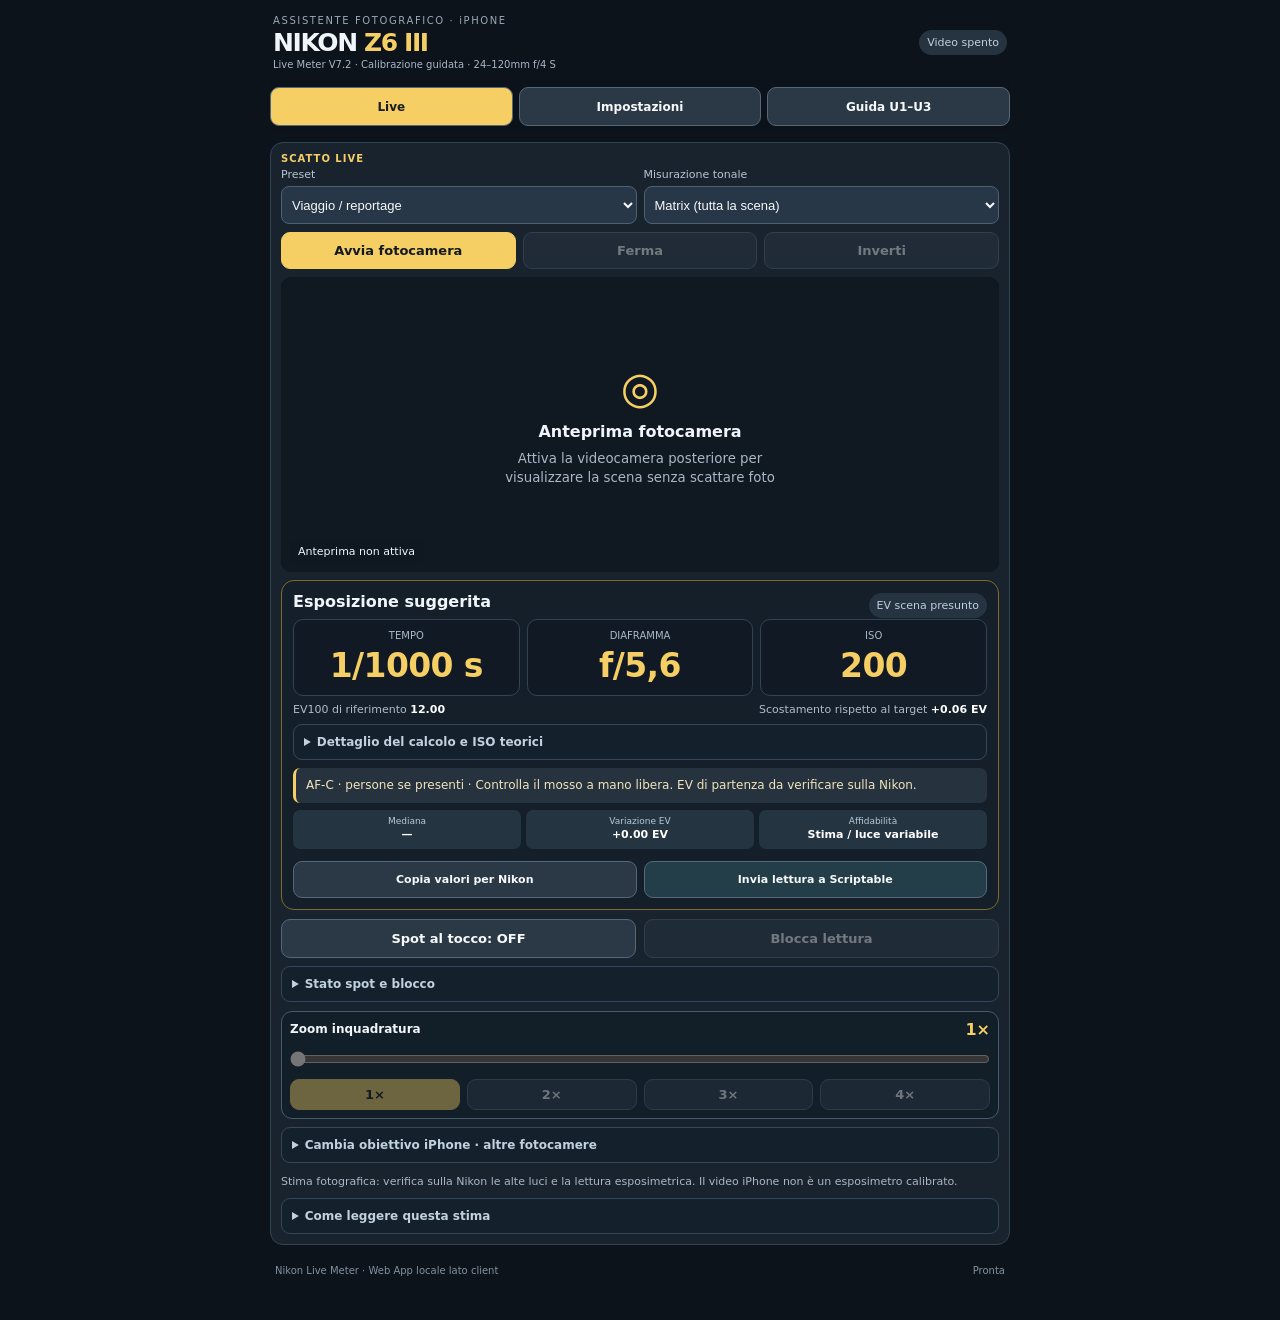
<file: index.html>
<!DOCTYPE html>

<html lang="it">
<head>
<meta charset="utf-8"/>
<meta content="width=device-width, initial-scale=1, viewport-fit=cover" name="viewport"/>
<meta content="#111923" name="theme-color"/>
<meta content="yes" name="apple-mobile-web-app-capable"/>
<meta content="black-translucent" name="apple-mobile-web-app-status-bar-style"/>
<meta content="Nikon Live" name="apple-mobile-web-app-title"/>
<meta content="Assistente esposizione live per Nikon Z6 III, con istogramma, lettura tonale e calibrazione." name="description"/>
<link href="./manifest.webmanifest" rel="manifest"/>
<link href="./icon.svg" rel="apple-touch-icon"/>
<link href="./style.css" rel="stylesheet"/>
<title>Nikon Z6 III · Live Meter V7.1</title>
</head>
<body>
<main>
<header class="header"><div><p class="overline">ASSISTENTE FOTOGRAFICO · iPHONE</p><h1>NIKON <span>Z6 III</span></h1><p class="sub">Live Meter V7.2 · Calibrazione guidata · 24–120mm f/4 S</p></div><span class="pill" id="camera-pill">Video spento</span></header>
<nav aria-label="Navigazione" class="tabs"><button aria-pressed="true" class="selected" id="tab-meter" type="button">Live</button><button aria-pressed="false" id="tab-tools" type="button">Impostazioni</button><button aria-pressed="false" id="tab-guide" type="button">Guida U1–U3</button></nav>
<section id="view-meter">
<section class="card camera-card"><div class="quick-choices"><div class="section-heading compact-title"><strong>SCATTO LIVE</strong></div><div class="two"><label>Preset<select id="preset"><option value="travel">Viaggio / reportage</option><option value="landscape">Paesaggio</option><option value="architecture">Architettura</option><option value="portrait">Ritratto</option><option value="basket">Basket indoor</option><option value="night">Notte con treppiede</option></select></label><label>Misurazione tonale<select id="metering"><option value="matrix">Matrix (tutta la scena)</option><option value="center">Ponderata centrale</option><option value="spot">Spot selezionabile sull’immagine</option></select></label></div></div><div class="buttons"><button class="primary" id="start-camera">Avvia fotocamera</button><button disabled="" id="stop-camera">Ferma</button><button disabled="" id="switch-camera" title="Cambia fotocamera">Inverti</button></div><div aria-label="Anteprima video: usa Spot al tocco per misurare un punto" class="camera-wrap" id="camera-wrap-control" role="img"><video autoplay="" id="camera" muted="" playsinline=""></video><div class="camera-placeholder" id="camera-placeholder"><span class="camera-glyph">◎</span><strong>Anteprima fotocamera</strong><small>Attiva la videocamera posteriore per visualizzare la scena senza scattare foto</small></div><div aria-hidden="true" class="roi roi-matrix" id="roi"><span></span></div><div class="camera-label" id="camera-label">Anteprima non attiva</div></div><section class="card result meter-result"><div class="section-heading"><h2>Esposizione suggerita</h2><span class="tag" id="confidence">Stima da scena</span></div><div class="readout"><div><small>TEMPO</small><strong id="out-time">—</strong></div><div><small>DIAFRAMMA</small><strong id="out-aperture">—</strong></div><div><small>ISO</small><strong id="out-iso">—</strong></div></div><div class="metric-line"><span>EV100 di riferimento <b id="ev-value">—</b></span><span>Scostamento rispetto al target <b id="error-value">—</b></span></div><details class="compact-details" id="math-details"><summary>Dettaglio del calcolo e ISO teorici</summary><div aria-live="polite" class="live-detail"><div><small>TEMPO CALCOLATO A ISO INIZIALE (NON ARROTONDATO)</small><strong id="continuous-time">—</strong></div><div><small>ISO TEORICI PER IL TEMPO MINIMO</small><strong id="continuous-iso">—</strong></div><p class="micro" id="live-explanation">Avvia la videocamera per vedere gli aggiornamenti.</p></div></details><div class="context-tip" id="context-tip" aria-live="polite">Suggerimenti per lo scatto in preparazione.</div><div class="meter-meta"><span>Mediana <b id="mini-median">—</b></span><span>Variazione EV <b id="mini-delta">—</b></span><span>Affidabilità <b id="mini-quality">—</b></span></div><p class="alert" id="warnings"></p><small class="micro" id="copy-feedback"></small><div class="result-actions"><button class="wide" id="copy-settings">Copia valori per Nikon</button><button class="wide secondary" id="send-scriptable">Invia lettura a Scriptable</button></div></section><div aria-label="Misurazione e blocco lettura" class="v6-controls">
<button aria-pressed="false" id="spot-tap" type="button">Spot al tocco: OFF</button>
<button aria-pressed="false" disabled="" id="freeze-reading" type="button">Blocca lettura</button>
</div><details class="quiet-details"><summary>Stato spot e blocco</summary><p class="micro" id="spot-status">Attiva “Spot al tocco” e tocca il punto dell'anteprima da misurare. Lo zoom rimane attivo.</p><p class="micro" id="freeze-status" role="status">Lettura continua. Il blocco congela EV e valori suggeriti, non registra immagini.</p></details><div aria-label="Zoom fotocamera" class="zoom-panel">
<div class="zoom-head"><strong>Zoom inquadratura</strong><output for="zoom-range" id="zoom-value">1,0×</output></div>
<input aria-label="Livello di zoom" disabled="" id="zoom-range" max="4" min="1" step="0.1" type="range" value="1"/>
<div class="zoom-presets"><button data-zoom="1" disabled="" type="button">1×</button><button data-zoom="2" disabled="" type="button">2×</button><button data-zoom="3" disabled="" type="button">3×</button><button data-zoom="4" disabled="" type="button">4×</button></div>

</div><details class="quiet-details" id="camera-details"><summary>Cambia obiettivo iPhone · altre fotocamere</summary><div aria-label="Scelta fotocamera iPhone" class="camera-select-panel">
<label for="camera-device">Fotocamera iPhone</label>
<div class="camera-select-row"><select aria-label="Seleziona una fotocamera" disabled="" id="camera-device">
<option value="">Avvia per individuare le fotocamere</option>
</select><button disabled="" id="refresh-cameras" type="button">Aggiorna</button></div>
<p class="micro" id="device-status">Dopo il permesso video appariranno le fotocamere che Safari rende selezionabili. Alcuni iPhone mostrano sorgenti virtuali anziché ogni singola lente.</p>
</div><p class="micro" id="camera-status" role="status">La fotocamera funziona su Safari con HTTPS o localhost. Nessuna immagine viene caricata su server.</p></details>





<p class="micro" id="live-note">Stima fotografica: verifica sulla Nikon le alte luci e la lettura esposimetrica. Il video iPhone non è un esposimetro calibrato.</p><details class="quiet-details"><summary>Come leggere questa stima</summary><p class="micro">L’EV deriva dalla scena o dalla calibrazione. L’aggiornamento dai pixel è relativo e può essere compensato automaticamente dall’iPhone. Per valori validi su Nikon confronta con una lettura reale.</p></details></section>






</section>
<section hidden="" id="view-tools"><div class="card" id="tools-intro"><h2>Impostazioni e analisi</h2><p class="micro">Regola la priorità fotografica e calibra l’EV su una scena comune Nikon/iPhone. Questi strumenti sono separati dalla vista di scatto.</p></div><section class="card"><h2>Parametri fotografici</h2><div class="two"><label>Diaframma<select id="aperture"></select></label><label>ISO iniziale<select id="iso"></select></label></div><div class="two"><label>EV scena presunto<select id="scene"><option value="15">Sole pieno · EV 15</option><option value="13">Ombra luminosa · EV 13</option><option value="12">Nuvoloso · EV 12</option><option value="10">Tramonto · EV 10</option><option value="9">Interno luminoso · EV 9</option><option value="7">Palestra · EV 7</option><option value="6">Interno poco illuminato · EV 6</option><option value="4">Strada notturna · EV 4</option><option value="2">Notte molto buia · EV 2</option></select></label><label>Compensazione<select id="comp"><option value="-2">−2 EV</option><option value="-1">−1 EV</option><option value="-0.6666667">−2/3 EV</option><option value="-0.3333333">−1/3 EV</option><option value="0">0 EV</option><option value="0.3333333">+1/3 EV</option><option value="0.6666667">+2/3 EV</option><option value="1">+1 EV</option><option value="2">+2 EV</option></select></label></div><div class="two"><label>Tempo minimo desiderato<select id="target"><option value="0">Nessun minimo</option><option value="125">1/125 s</option><option value="250">1/250 s</option><option value="500">1/500 s</option><option value="800">1/800 s</option><option value="1000">1/1000 s</option><option value="1600">1/1600 s</option></select></label><label>ISO massimo<select id="iso-max"></select></label></div></section><section class="card"><div class="section-heading"><h2>Analisi dell'inquadratura</h2><span class="tag">Solo dispositivo</span></div><canvas aria-label="Istogramma luminanza" height="105" id="histogram" width="320"></canvas><div class="stats"><span>Luminanza mediana <b id="median">—</b></span><span>Alte luci <b id="highlights">—</b></span><span>Ombre profonde <b id="shadows">—</b></span></div><p class="micro" id="analysis-description">La lettura istogramma segue la scena; la stima EV può variare in modo limitato per via dell’esposizione automatica dell’iPhone. Con la V6 puoi selezionare la zona spot direttamente sull’anteprima. L’EV mostrato segue la variazione tonale rispetto al primo fotogramma (o alla calibrazione Nikon). NON è una misura della luce ambiente: l’esposizione automatica iPhone può mascherare le variazioni reali.</p></section><section class="card"><h2>Calibrazione con la Nikon</h2><p class="micro">Inquadra la stessa scena con la Nikon, usa M con ISO Auto OFF e leggi un'esposizione corretta. Inserisci qui tempo, f e ISO della Nikon e premi Calibra mentre il video iPhone è attivo. La calibrazione è memorizzata per la fotocamera attualmente selezionata; modificando zoom o zona di misura il riferimento non sarà riutilizzato finché non torni alla stessa configurazione. I pixel successivi possono dare soltanto una correzione relativa indicativa, perché l'iPhone regola automaticamente l'esposizione.</p><div class="three"><label>Tempo Nikon<select id="cal-time"></select></label><label>Diaframma Nikon<select id="cal-f"></select></label><label>ISO Nikon<select id="cal-iso"></select></label></div><div class="buttons"><button class="primary" id="calibrate">Calibra EV</button><button id="reset-calibration">Rimuovi</button></div><label class="toggle"><input id="tone-correction" type="checkbox"/> Aggiorna EV con variazione tonale live (sperimentale, ±2 EV)</label><p class="micro" id="calibration-camera">Fotocamera di calibrazione: da avviare.</p><p class="micro" id="calibration-status">Nessuna calibrazione: calcolo basato sulle condizioni di luce selezionate.</p><p class="micro" id="calibration-diagnostic">Diagnostica: nessun riferimento. Per un confronto attendibile calibra con stessa inquadratura, luce stabile e ISO Auto Nikon disattivato.</p></section><section class="card calibration-wizard" id="guided-calibration">
<div class="section-heading"><h2>Calibrazione guidata · 3 scene</h2><span class="tag" id="wizard-progress">0/3</span></div>
<p class="micro">Stessa inquadratura su iPhone e Nikon, con esposizione corretta sulla Nikon in M, ISO Auto OFF. Registra una scena luminosa, una intermedia e una poco illuminata. Attendi che il video si stabilizzi prima di salvare.</p>
<label class="wizard-stage-label">Scena di riferimento<select id="wizard-stage"><option value="bright">1 · Luminosa</option><option value="mid">2 · Intermedia</option><option value="dim">3 · Poco illuminata</option></select></label>
<div class="three"><label>Tempo Nikon<select id="wizard-time"></select></label><label>Diaframma Nikon<select id="wizard-f"></select></label><label>ISO Nikon<select id="wizard-iso"></select></label></div>
<div class="buttons"><button class="primary" id="wizard-save" type="button">Registra lettura</button><button id="wizard-clear" type="button">Cancella i 3 riferimenti</button></div>
<div class="calibration-overview"><p id="wizard-info" class="micro" role="status">Avvia la videocamera per cominciare.</p><div id="wizard-samples" class="sample-list"></div></div>
<p class="micro">Riferimenti separati per sorgente video, zoom e tipo di misurazione; lo spot conserva anche la posizione selezionata. Cambiando configurazione occorre una nuova calibrazione. L'autoesposizione dell'iPhone rende la correzione tra scene indicativa, non una misura assoluta.</p>
</section>
<section class="card"><h2>Esposizioni equivalenti</h2><p class="micro">A ISO suggerito costante; il tempo è arrotondato ai passi fotografici usuali.</p><table><thead><tr><th>Diaframma</th><th>Tempo</th><th>ISO</th></tr></thead><tbody id="equivalents"></tbody></table></section><section class="card"><h2>Come usare i valori</h2><p id="advice">Seleziona un preset. Sulla Z6 III confronta la stima con l'esposimetro matrix e controlla l'istogramma dello scatto.</p><p class="micro">I suggerimenti non comandano la Nikon. La fotocamera iPhone utilizza algoritmi di esposizione e HDR propri, pertanto non sostituisce un esposimetro calibrato. Per il basket privilegia il tempo minimo di congelamento dell'azione.</p></section></section><section hidden="" id="view-guide"><div class="card"><h2>Guida fotografica originale</h2><p class="micro">Qui trovi ricette, tecniche e profili U1/U2/U3 provenienti dal tuo script originale. I dati personalizzati vengono conservati nel browser dove consentito; i precedenti preferiti di Scriptable non vengono importati automaticamente.</p><a class="link-button" href="./guida.html" rel="noopener" target="_blank">Apri la guida completa</a></div></section>
<footer><span>Nikon Live Meter · Web App locale lato client</span><span id="connection">Pronta</span></footer>
</main>
<script src="./navigation.js?v=72"></script>
<script defer src="./app.js?v=72"></script>
</body>
</html>
</file>
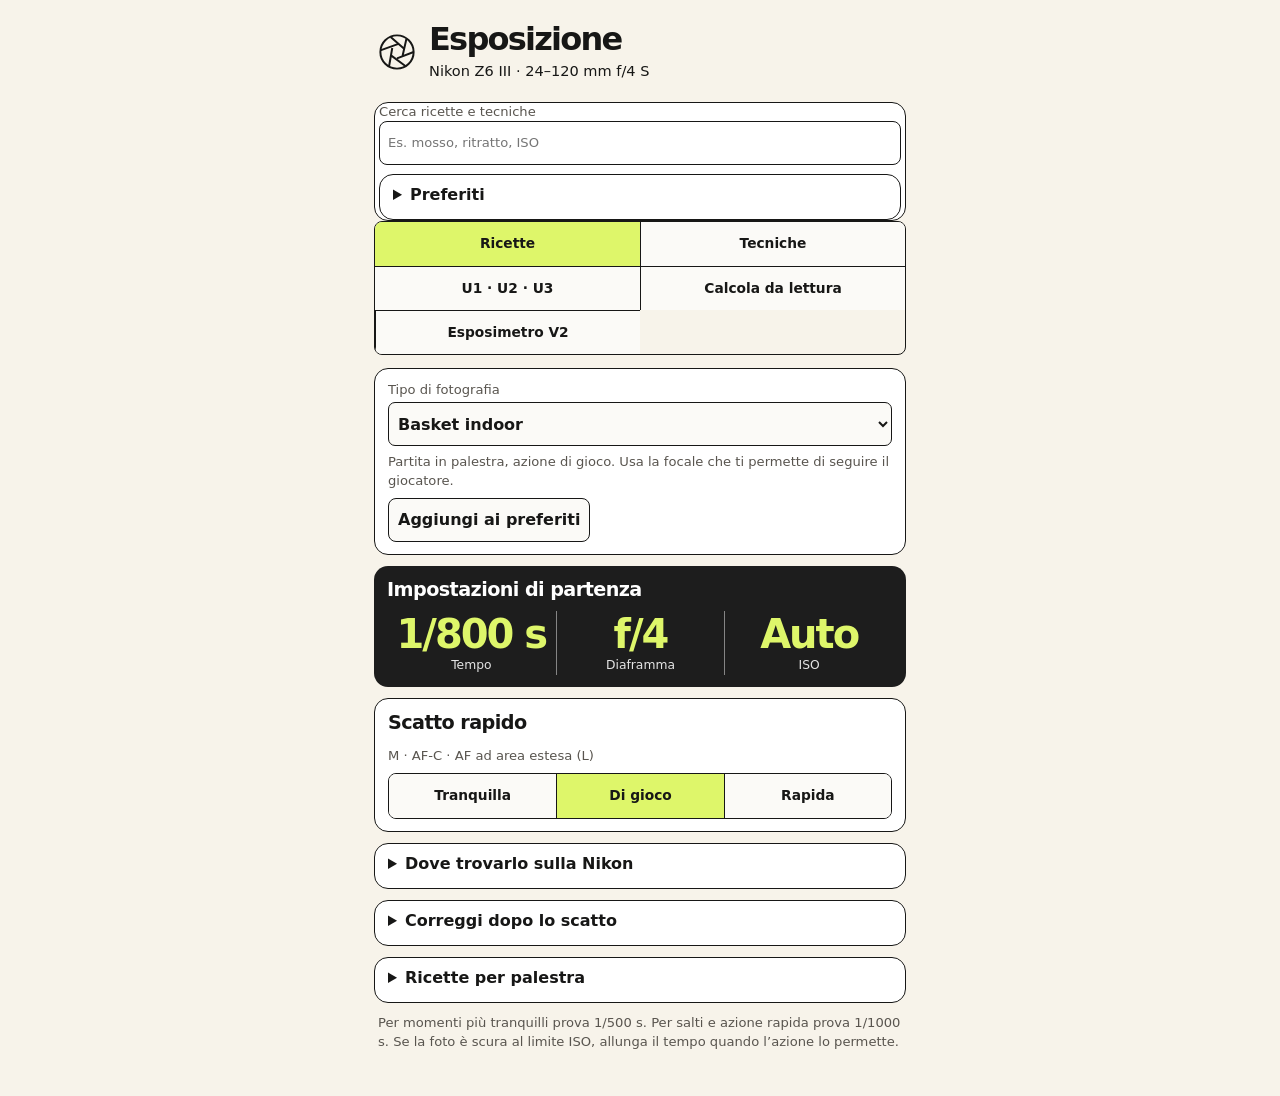
<file: guida.html>
<!doctype html>
<html lang="it">
<head>
<meta charset="utf-8">
<meta name="viewport" content="width=device-width, initial-scale=1">
<meta name="theme-color" content="#f7f3ea">
<title>Esposizione · Nikon Z6 III</title>
<style>
:root {
  color-scheme: light;
  --paper: #f7f3ea;
  --ink: #171716;
  --lime: #def66a;
  --muted: #59554f;
  font: 16px/1.4 system-ui, sans-serif;
  color: var(--ink);
  background: var(--paper);
}
* { box-sizing: border-box; }
body { margin: 0; }
main { max-width: 560px; margin: auto; padding: 22px 14px 34px; }
header { display: flex; align-items: center; gap: 13px; margin: 0 4px 20px; }
header svg { width: 38px; height: 38px; flex: none; }
h1, h2, p, dl, dd { margin: 0; }
h1 { font-size: 2rem; line-height: 1.1; letter-spacing: -.055em; font-weight: 850; }
h2 { font-size: 1.2rem; line-height: 1.2; font-weight: 800; letter-spacing: -.03em; }
header p { font-size: .91rem; margin-top: 4px; }
main > section:first-of-type { padding: 0 4px; }
.genres, .advanced { display: grid; grid-template-columns: repeat(2, minmax(0, 1fr)); gap: 6px; }
.genres, .segments, .panel .three { margin-top: 9px; }
button, select, summary { font: inherit; color: inherit; }
button, select { min-height: 44px; }
button { cursor: pointer; font-weight: 750; border: 1.5px solid var(--ink); background: #fbfaf7; border-radius: 8px; }
button[aria-pressed="true"] { background: var(--lime); }
button:focus-visible, select:focus-visible, summary:focus-visible { outline: 3px solid #6d810d; outline-offset: 2px; }
form { display: grid; gap: 11px; margin: 13px 0; }
.panel, details { background: #fff; border: 1.5px solid var(--ink); border-radius: 14px; }
.panel, .result { padding: 12px 13px; }
.row { display: flex; flex-wrap: wrap; align-items: baseline; justify-content: space-between; gap: 3px 8px; }
.row span, label, .hint { color: var(--muted); font-size: .82rem; }
.three { display: grid; grid-template-columns: repeat(3, minmax(0, 1fr)); gap: 8px; }
label { display: block; }
select { display: block; width: 100%; margin-top: 3px; padding: 4px 5px; border: 1.5px solid var(--ink); border-radius: 7px; background: #fbfaf7; color: var(--ink); font-size: 1rem; font-weight: 700; }
.hint { margin-top: 7px; }
.segments { display: grid; grid-auto-columns: minmax(0, 1fr); grid-auto-flow: column; border: 1.5px solid var(--ink); border-radius: 8px; overflow: hidden; }
.segments button { border: 0; border-radius: 0; padding: 4px; font-size: .86rem; }
.segments button + button { border-left: 1.5px solid var(--ink); }
.segments button:focus-visible { outline-offset: -4px; }
.result { border-radius: 14px; background: #1d1d1d; color: white; }
.result dl { margin-top: 10px; gap: 0; }
.result dl div { display: flex; flex-direction: column-reverse; align-items: center; text-align: center; }
.result dl div + div { border-left: 1px solid #858585; }
.result dd { font-weight: 850; line-height: 1.16; letter-spacing: -.05em; font-size: clamp(1.35rem, 6.3vw, 2.5rem); color: var(--lime); font-variant-numeric: tabular-nums; white-space: nowrap; }
.result dt { font-size: .77rem; color: #e4e4e4; }
#warning { margin-top: 10px; font-size: .87rem; color: #f2f5d9; }
summary { min-height: 44px; padding: 9px 13px; font-weight: 750; cursor: pointer; }
.advanced { padding: 0 13px 13px; gap: 9px; }
.explanation { padding: 0 4px; }
.explanation h2 { margin-bottom: 5px; }
.explanation p { font-size: .92rem; }
.explanation .hint { font-size: .82rem; }
.mode { margin: 0 0 13px; }
#recipes > section { margin-top: 11px; }
#recipes > .hint { margin: 11px 4px; }
#recipe-menu { display: grid; gap: 8px; margin-top: 10px; }
#recipe-menu dt { color: var(--muted); font-size: .82rem; }
#recipe-menu dd { font-weight: 650; }
.technique-filters { display: grid; gap: 9px; }
.technique-card { margin-top: 11px; }
.technique-card dl { display: grid; gap: 10px; margin-top: 12px; }
.technique-card dt { font-weight: 750; }
.technique-card dd { font-size: .94rem; }
.technique-card .hint { margin-top: 13px; }
.mode { grid-template-columns: repeat(2, minmax(0, 1fr)); grid-auto-flow: row; }
.mode button:nth-child(3) { border-left: 0; }
.mode button:nth-child(n+3) { border-top: 1.5px solid var(--ink); }
.camera-menu dt { color: var(--muted); font-size: .82rem; }
#preset-after { margin-top: 12px; padding: 9px; background: var(--paper); border-radius: 6px; }
#presets ol { padding-left: 22px; }
#presets li + li { margin-top: 5px; }
input, textarea { font: inherit; display: block; width: 100%; color: var(--ink); padding: 8px; border: 1.5px solid var(--ink); border-radius: 8px; background: #fff; }
input { min-height: 44px; }
.quick-list { display: grid; gap: 6px; }
.quick-list:empty { display: none; }
.quick-list button { text-align: left; padding: 6px 10px; }
#favorite-list { padding: 0 9px 9px; }
#favorite-technique, #favorite-recipe { margin-top: 8px; padding: 5px 9px; }
#basket-speeds { margin-top: 8px; }
#basket-speeds[hidden] { display: none; }
#recipe-menu { padding: 0 13px 12px; }
#gym-form { margin: 0; }
#gym-list article + article { border-top: 1px solid var(--muted); padding-top: 8px; }
#gym-list button { margin: 6px 6px 0 0; }
#remember-preset { padding: 5px 9px; }

/* Esposimetro V2 */
.meter-grid { display:grid;grid-template-columns:repeat(2,minmax(0,1fr));gap:9px }
.meter-grid label { min-width:0 }
.meter-buttons { display:flex;flex-wrap:wrap;gap:8px;margin-top:10px }
.meter-buttons button { flex:1; padding:8px }
.meter-preview { max-width:100%;max-height:240px;object-fit:contain;display:none;margin:9px auto;border-radius:9px }
#meter-equivalents { width:100%;font-size:.84rem;border-collapse:collapse;margin-top:8px }
#meter-equivalents th,#meter-equivalents td { padding:7px 4px;border-bottom:1px solid #ddd;text-align:left }
#meter-value { font-size:1.25rem;font-weight:800 }
#meter-status { margin-top:9px }
.meter-camera-button { display:flex;align-items:center;justify-content:center;cursor:pointer;min-height:44px;flex:1;padding:8px;border:1.5px solid var(--ink);border-radius:8px;background:#fbfaf7;font-weight:750;text-align:center; }
</style>
</head>
<body>
<main>
<header>
<svg aria-hidden="true" viewBox="0 0 48 48" fill="none" stroke="currentColor" stroke-width="2.5"><circle cx="24" cy="24" r="21"/><path d="m16 5 17 15M36 7l-5 22M45 24l-21 8M35 42 16 28M14 42l4-23M3 22l22-8"/></svg>
<div><h1>Esposizione</h1><p>Nikon Z6 III · 24–120 mm f/4 S</p></div>
</header>
<section class="panel technique-filters" aria-label="Cerca e preferiti">
<label>Cerca ricette e tecniche<input id="library-search" type="search" placeholder="Es. mosso, ritratto, ISO"></label>
<div id="library-results" class="quick-list"></div>
<details id="favorites"><summary>Preferiti</summary><div id="favorite-list" class="quick-list"></div></details>
<p id="personal-status" class="hint" role="status" hidden></p>
</section>
<nav class="segments mode" aria-label="Modalità">
<button type="button" id="show-recipes" aria-pressed="true" aria-controls="recipes">Ricette</button>
<button type="button" id="show-techniques" aria-pressed="false" aria-controls="techniques">Tecniche</button>
<button type="button" id="show-presets" aria-pressed="false" aria-controls="presets">U1 · U2 · U3</button>
<button type="button" id="show-calculator" aria-pressed="false" aria-controls="calculator-view">Calcola da lettura</button>
<button type="button" id="show-meter" aria-pressed="false" aria-controls="meter-view">Esposimetro V2</button>
</nav>
<section id="recipes" aria-label="Ricette fotografiche">
<div class="panel">
<label>Tipo di fotografia<select id="recipe-choice"></select></label>
<p class="hint" id="recipe-scene"></p>
<button id="favorite-recipe" type="button">Aggiungi ai preferiti</button>
</div>
<section class="result" aria-live="polite">
<h2>Impostazioni di partenza</h2>
<dl class="three">
<div><dt>Tempo</dt><dd id="recipe-time"></dd></div>
<div><dt>Diaframma</dt><dd id="recipe-aperture"></dd></div>
<div><dt>ISO</dt><dd id="recipe-iso"></dd></div>
</dl>
</section>
<section class="panel technique-card">
<h2>Scatto rapido</h2>
<p id="quick-focus" class="hint"></p>
<div id="basket-speeds" class="segments"></div>
</section>
<details class="technique-card"><summary>Dove trovarlo sulla Nikon</summary>
<dl id="recipe-menu"></dl>
</details>
<details class="technique-card"><summary>Correggi dopo lo scatto</summary>
<div class="panel"><label>Problema<select id="shot-problem"></select></label>
<p id="shot-advice" class="hint" aria-live="polite"></p></div>
</details>
<details id="gym-panel" class="technique-card"><summary>Ricette per palestra</summary>
<form id="gym-form" class="panel technique-filters">
<label>Nome palestra<input id="gym-name" required maxlength="80"></label>
<label>Tempo preferito<select id="gym-time"></select></label>
<label>ISO osservati<input id="gym-iso" type="number" inputmode="numeric" min="100" max="64000" required></label>
<label>Note<textarea id="gym-notes" rows="2" maxlength="240"></textarea></label>
<button type="submit">Salva ricetta</button>
<button id="gym-cancel" type="button" hidden>Annulla modifica</button>
</form>
<div id="gym-list" class="panel quick-list"></div>
</details>
<p class="hint" id="recipe-tip"></p>
</section>
<section id="techniques" aria-label="Schede di tecnica fotografica" hidden>
<div class="panel technique-filters">
<label>Categoria<select id="technique-category"></select></label>
<label>Scheda<select id="technique-choice"></select></label>
</div>
<article class="panel technique-card" aria-live="polite">
<h2 id="technique-title"></h2>
<button id="favorite-technique" type="button">Aggiungi ai preferiti</button>
<dl>
<div><dt>Sul campo</dt><dd id="technique-method"></dd></div>
<div><dt>Impostazioni di partenza</dt><dd id="technique-setup"></dd></div>
<div><dt>Sulla Nikon Z6 III</dt><dd id="technique-camera"></dd></div>
<div><dt>Dopo lo scatto</dt><dd id="technique-check"></dd></div>
</dl>
<p class="hint" id="technique-source"></p>
<a id="technique-source-link" class="hint" target="_blank" rel="noopener noreferrer" hidden>Apri la fonte online</a>
</article>
</section>
<section id="presets" aria-label="Profili utente Nikon" hidden>
<div class="panel technique-filters">
<h2>Nikon Z6 III</h2>
<div id="slot-reminders" class="quick-list"></div>
<label>Tipo di fotografia<select id="preset-category"></select></label>
<label>Tecnica<select id="preset-choice"></select></label>
<label>Posizione sulla ghiera<select id="preset-slot"></select></label>
<p class="hint">Esempio per tre posizioni: U1 basket, U2 ritratto, U3 paesaggio. Puoi scegliere qualsiasi posizione.</p>
</div>
<article class="panel technique-card" aria-live="polite">
<h2 id="preset-title"></h2>
<p id="preset-exposure" class="hint"></p>
<dl class="camera-menu" id="preset-menu"></dl>
<p id="preset-after" hidden></p>
</article>
<section class="panel technique-card">
<h2>Salva sulla Nikon</h2>
<ol>
<li>In modalità foto, imposta la ghiera e le voci della scheda.</li>
<li>Premi MENU → B Menu impostazioni (chiave inglese) → Salva impostazioni utente. Premi la freccia destra (2).</li>
<li>Seleziona <strong id="preset-save"></strong>, premi la freccia destra (2), poi seleziona <strong>Salva impostazioni</strong> e premi <strong>J</strong>.</li>
<li>Ruota la ghiera sulla posizione scelta e controlla i valori nel mirino.</li>
</ol>
<button id="remember-preset" type="button">Segna come salvato</button>
<p class="hint">Premi il pulsante dopo aver salvato sulla Nikon. Il promemoria viene aggiornato a mano.</p>
<p class="hint">Il salvataggio sostituisce le impostazioni già presenti nella posizione scelta.</p>
</section>
</section>

<section id="meter-view" aria-label="Esposimetro fotografico V2" hidden>
<section class="panel technique-card">
<h2>Esposimetro · EV stimato</h2>
<p class="hint">Seleziona la luminosità della scena: la stima EV100 è indicativa, non una lettura diretta del sensore dell’iPhone.</p>
<div class="meter-grid" style="margin-top:12px">
<label>Tipo di scena<select id="meter-scene">
<option value="16">Neve o spiaggia al sole (EV 16)</option>
<option value="15" selected>Sole pieno (EV 15)</option>
<option value="14">Sole velato (EV 14)</option>
<option value="13">Nuvoloso luminoso (EV 13)</option>
<option value="12">Cielo coperto (EV 12)</option>
<option value="11">Ombra esterna (EV 11)</option>
<option value="9">Interno luminoso (EV 9)</option>
<option value="7">Interno normale (EV 7)</option>
<option value="6">Palestra / basket indoor (EV 6)</option>
<option value="5">Interno poco illuminato (EV 5)</option>
<option value="3">Strada illuminata di notte (EV 3)</option>
<option value="0">Paesaggio notturno (EV 0)</option>
<option value="-3">Scena molto buia (EV −3)</option>
</select></label>
<label>EV100 personalizzato<select id="meter-ev-adjust"><option value="0">Scena selezionata</option><option value="-2">−2 EV</option><option value="-1">−1 EV</option><option value="-0.3333333">−1/3 EV</option><option value="0.3333333">+1/3 EV</option><option value="1">+1 EV</option><option value="2">+2 EV</option></select></label>
<label>ISO Nikon<select id="meter-iso"></select></label>
<label>Diaframma Nikon<select id="meter-aperture"></select></label>
<label>Compensazione<select id="meter-comp"></select></label>
<label>Priorità di scatto<select id="meter-priority"><option value="normal">Esposizione corretta</option><option value="fast">Movimento rapido (1/800 s)</option><option value="night">Treppiede / notte</option></select></label>
</div>
</section>
<section class="result technique-card" aria-live="polite">
<h2>Valori per Nikon Z6 III</h2>
<p id="meter-value" style="margin-top:8px"></p>
<dl class="three"><div><dt>Tempo</dt><dd id="meter-time"></dd></div><div><dt>Diaframma</dt><dd id="meter-f"></dd></div><div><dt>ISO</dt><dd id="meter-out-iso"></dd></div></dl>
<p id="meter-caution" class="hint" style="color:#fff;margin-top:9px"></p>
</section>
<section class="panel technique-card">
<h2>Esposizioni equivalenti</h2>
<p class="hint">Variando il diaframma, a parità di ISO e luminosità stimata.</p>
<table id="meter-equivalents"><thead><tr><th>Diaframma</th><th>Tempo vicino</th><th>ISO</th></tr></thead><tbody id="meter-equiv-body"></tbody></table>
<div class="meter-buttons"><button id="meter-copy" type="button">Copia impostazioni</button><label for="meter-camera-input" id="meter-photo" class="meter-camera-button">Scatta foto di riferimento</label><input id="meter-camera-input" type="file" accept="image/*" capture="environment" style="position:absolute;width:1px;height:1px;opacity:0;overflow:hidden" aria-label="Apri fotocamera iPhone"></div>
<img id="meter-preview" class="meter-preview" alt="Fotografia di riferimento scattata con l'iPhone">
<p id="meter-status" class="hint" role="status">La foto è solo un riferimento visivo. L'esposizione automatica dell'iPhone impedisce di ricavare da soli pixel un valore EV100 affidabile.</p>
</section>
</section>

<div id="calculator-view" hidden>
<section aria-labelledby="genre-title">
<h2 id="genre-title">Genere fotografico</h2>
<div class="genres" id="genres"></div>
</section>
<form id="calculator">
<section class="panel" aria-labelledby="reading-title">
<div class="row"><h2 id="reading-title">Lettura della luce</h2><span>Lettura Nikon</span></div>
<div class="three">
<label>Tempo<select id="time"></select></label>
<label>Diaframma<select id="aperture"></select></label>
<label>ISO<select id="iso"></select></label>
</div>
<p class="hint" id="reading-note">Valori di esempio. Sostituiscili con quelli misurati sulla scena.</p>
</section>
<section class="panel" aria-labelledby="variant-title">
<h2 id="variant-title">Azione</h2><div class="segments" id="variants"></div>
</section>
<section class="result" aria-labelledby="result-title" aria-live="polite">
<h2 id="result-title">Da impostare sulla Nikon</h2>
<dl class="three">
<div><dt>Tempo di posa</dt><dd id="out-time"></dd></div>
<div><dt>Diaframma</dt><dd id="out-aperture"></dd></div>
<div><dt>ISO</dt><dd id="out-iso"></dd></div>
</dl>
<p id="warning" hidden></p>
</section>
<details>
<summary>Controlli avanzati</summary>
<div class="advanced">
<label>Blocca tempo<select id="lock-time"></select></label>
<label>Blocca diaframma<select id="lock-aperture"></select></label>
<label>Blocca ISO<select id="lock-iso"></select></label>
<label>Limite ISO<select id="iso-cap"></select></label>
<label>Compensazione<select id="compensation"></select></label>
</div>
</details>
</form>
<section class="explanation" aria-labelledby="explanation-title">
<h2 id="explanation-title">Spiegazione</h2>
<p id="explanation"></p>
<p class="hint">Imposta i tre valori in modalità M con ISO automatico disattivato. Per la lettura iniziale puoi usare la modalità A con compensazione a zero.</p>
</section>
</div>
<p class="hint" id="offline-status" role="status" hidden></p>
</main>
<script>
'use strict';

const tempos = '30 25 20 15 13 10 8 6 5 4 3.2 2.5 2 1.6 1.3 1 1/1.3 1/1.6 1/2 1/2.5 1/3 1/4 1/5 1/6 1/8 1/10 1/13 1/15 1/20 1/25 1/30 1/40 1/50 1/60 1/80 1/100 1/125 1/160 1/200 1/250 1/320 1/400 1/500 1/640 1/800 1/1000 1/1250 1/1600 1/2000 1/2500 1/3200 1/4000 1/5000 1/6400 1/8000'.split(' ');
const apertures = [4, 4.5, 5, 5.6, 6.3, 7.1, 8, 9, 10, 11, 13, 14, 16, 18, 20, 22];
const sensitivities = [100, 125, 160, 200, 250, 320, 400, 500, 640, 800, 1000, 1250, 1600, 2000, 2500, 3200, 4000, 5000, 6400, 8000, 10000, 12800, 16000, 20000, 25600, 32000, 40000, 51200, 64000];

function seconds(value) {
  const [numerator, denominator = 1] = String(value).replace(',', '.').split('/').map(Number);
  return numerator / denominator;
}

function exposure(time, aperture, iso) {
  return Math.log2(seconds(time) * iso / aperture ** 2);
}

function recommend({ reading, target, priority, locks = {}, maxIso = 64000, compensation = 0 }) {
  const desired = exposure(...reading) + compensation;
  const times = locks.time ? [locks.time] : tempos;
  const stops = locks.aperture ? [locks.aperture] : apertures;
  const isos = sensitivities.filter(iso => iso <= maxIso && (!locks.iso || iso === locks.iso));
  let best;
  let bestScore = Infinity;

  for (const time of times) {
    const timeDelta = Math.log2(seconds(time) / seconds(target[0]));
    for (const aperture of stops) {
      const apertureDelta = Math.abs(2 * Math.log2(aperture / target[1]));
      for (const iso of isos) {
        const difference = exposure(time, aperture, iso) - desired;
        const missed = Math.max(0, Math.abs(difference) - 0.18);
        const motion = target[2] ? 0 : Math.max(0, timeDelta);
        const score = missed * 100
          + motion * (priority === 'time' ? 40 : 16)
          + apertureDelta * (priority === 'aperture' ? 20 : 5)
          + Math.log2(iso / 100) * 2
          + Math.abs(timeDelta) * (priority === 'time' ? 4 : 0.15)
          + Math.abs(difference);
        if (score < bestScore) {
          best = { time, aperture, iso, difference, motion };
          bestScore = score;
        }
      }
    }
  }
  return best;
}

if (typeof module !== 'undefined') module.exports = { recommend, exposure, seconds };

</script>
<script>
'use strict';

const profiles = {
  landscape: { label: 'Paesaggio', title: 'Supporto', priority: 'aperture', variants: [
    ['A mano libera', '1/125', 8], ['Treppiede', '1/125', 8, true]
  ] },
  portrait: { label: 'Ritratto', title: 'Soggetto', priority: 'aperture', variants: [
    ['In posa', '1/250', 4], ['In movimento', '1/500', 4]
  ] },
  sport: { label: 'Sport', title: 'Azione · Basket indoor', priority: 'time', variants: [
    ['Tranquilla', '1/500', 4], ['Di gioco', '1/800', 4], ['Rapida', '1/1000', 4]
  ] },
  street: { label: 'Street', title: 'Scena', priority: 'aperture', variants: [
    ['Passeggio', '1/320', 5.6], ['Più profondità', '1/320', 8]
  ] }
};

const element = id => document.getElementById(id);
const decimal = value => String(value).replace('.', ',');
const fStop = value => 'f/' + decimal(value);
let genre = 'sport';
let variant = 1;

function choices(id, values, label, selected, emptyLabel) {
  const select = element(id);
  if (emptyLabel) select.add(new Option(emptyLabel, ''));
  for (const value of values) select.add(new Option(label(value), value));
  select.value = selected;
}

choices('time', tempos, value => decimal(value) + ' s', '1/250');
choices('aperture', apertures, fStop, 4);
choices('iso', sensitivities, String, 1600);
choices('lock-time', tempos, value => decimal(value) + ' s', '', 'Libero');
choices('lock-aperture', apertures, fStop, '', 'Libero');
choices('lock-iso', sensitivities, String, '', 'Libero');
choices('iso-cap', sensitivities, String, '', 'Nessuno');
choices('compensation', Array.from({length: 13}, (_, i) => i - 6), value =>
  (value > 0 ? '+' : '') + (value / 3).toLocaleString('it', { maximumFractionDigits: 2 }) + ' EV', 0);

function renderButtons(id, entries, selected, choose) {
  const group = element(id);
  if (group.childElementCount !== entries.length || Array.from(group.children).some((button, i) =>
    button.textContent !== entries[i][1])) {
    group.replaceChildren(...entries.map(([value, label]) => {
      const button = document.createElement('button');
      button.type = 'button';
      button.textContent = label;
      button.addEventListener('click', () => choose(value));
      return button;
    }));
  }
  Array.from(group.children).forEach((button, i) =>
    button.setAttribute('aria-pressed', String(entries[i][0] === selected)));
}

function render() {
  const profile = profiles[genre];
  const [, time, aperture, tripod] = profile.variants[variant];
  element('variant-title').textContent = profile.title;
  renderButtons('genres', Object.entries(profiles).map(([id, item]) => [id, item.label]), genre, id => {
    genre = id;
    variant = id === 'sport' ? 1 : 0;
    render();
  });
  renderButtons('variants', profile.variants.map(([label], index) => [index, label]), variant, index => {
    variant = index;
    render();
  });
  const reading = [element('time').value, +element('aperture').value, +element('iso').value];
  const maxIso = +element('iso-cap').value || 64000;
  const result = recommend({
    reading,
    target: [time, aperture, tripod],
    priority: profile.priority,
    locks: { time: element('lock-time').value, aperture: +element('lock-aperture').value, iso: +element('lock-iso').value },
    maxIso,
    compensation: +element('compensation').value / 3
  });
  element('out-time').textContent = result ? decimal(result.time) + ' s' : '—';
  element('out-aperture').textContent = result ? fStop(result.aperture) : '—';
  element('out-iso').textContent = result ? result.iso : '—';
  const messages = [];
  if (!result) messages.push('L’ISO bloccato supera il limite. Modifica uno dei due valori.');
  if (result && Math.abs(result.difference) > 0.2) {
    const direction = result.difference < 0 ? 'più scura' : 'più chiara';
    messages.push('Esposizione ' + direction + ' di ' + Math.abs(result.difference).toLocaleString('it', { maximumFractionDigits: 1 }) + ' EV rispetto all’obiettivo. Prova a liberare un parametro o a cambiare il limite ISO.');
  }
  if (result && result.motion > 0.05) messages.push('Il tempo è più lungo di ' + decimal(time) + ' s. Il soggetto in movimento potrebbe risultare mosso.');
  element('warning').hidden = !messages.length;
  element('warning').textContent = messages.join(' ');
  const goal = tripod ? 'Su treppiede con scena ferma, la priorità è tenere bassi gli ISO.'
    : 'Il profilo parte da ' + decimal(time) + ' s a ' + fStop(aperture) + ' e adatta gli ISO alla luce misurata.';
  element('explanation').textContent = goal + (result && result.aperture !== aperture ? ' Il diaframma consigliato cambia per tenere conto della luce o dei vincoli scelti.' : '');
}

for (const id of ['time', 'aperture', 'iso']) {
  element(id).addEventListener('change', () => {
    element('reading-note').textContent = 'Usa la lettura della scena che stai per fotografare.';
  });
}
element('calculator').addEventListener('change', render);
element('calculator').addEventListener('submit', event => event.preventDefault());
render();

const recipeMenu = {
  mode: 'Ghiera dei modi',
  focus: 'Menu i → Modalità messa a fuoco',
  area: 'Menu i → Modalità area AF',
  subject: 'Menu ripresa foto → Opzioni rilevamento soggetto AF/MF',
  iso: 'Menu ripresa foto → Impostazioni sensibilità ISO',
  vr: 'Menu i → Riduzione vibrazioni',
  flicker: 'Menu ripresa foto → Riduzione sfarfallio foto',
  shutter: 'Impostazioni personalizzate → d6 Tipo di otturatore',
  release: 'Menu ripresa foto → Modo di scatto',
  bracketing: 'Menu ripresa foto → Bracketing automatico'
};

const recipes = [
  {
    label: 'Basket indoor', scene: 'Partita in palestra, azione di gioco. Usa la focale che ti permette di seguire il giocatore.',
    time: '1/800 s', aperture: 'f/4', iso: 'Auto',
    menu: {mode:'M', focus:'AF-C', area:'AF ad area estesa (L)', subject:'Persone', iso:'ISO 100, controllo automatico ON, massimo 12.800 come prova iniziale', release:'Continuo H per raffiche brevi', flicker:'ON se noti variazioni di luce o colore tra gli scatti', shutter:'Otturatore meccanico'},
    tip:'Per momenti più tranquilli prova 1/500 s. Per salti e azione rapida prova 1/1000 s. Se la foto è scura al limite ISO, allunga il tempo quando l’azione lo permette.'
  },
  {
    label: 'Ritratto all’aperto', scene: 'Soggetto in posa, in ombra luminosa. Prova 85–120 mm per un ritratto stretto.',
    time:'1/250 s', aperture:'f/4', iso:'Auto',
    menu:{mode:'M', focus:'AF-C', area:'AF ad area estesa (S)', subject:'Persone', iso:'ISO 100, controllo automatico ON, massimo 3200 come prova iniziale'},
    tip:'Metti a fuoco sull’occhio e allontana il soggetto dallo sfondo. Per due persone su piani diversi prova f/5,6.'
  },
  {
    label:'Street di giorno', scene:'Persone che camminano, luce diurna. Parti da 28–50 mm.',
    time:'1/320 s', aperture:'f/5,6', iso:'Auto',
    menu:{mode:'M', focus:'AF-C', area:'AF a punto singolo', iso:'ISO 100, controllo automatico ON, massimo 6400 come prova iniziale'},
    tip:'Se vuoi includere più elementi a fuoco prova f/8. Per un soggetto rapido parti da 1/500 s.'
  },
  {
    label:'Paesaggio di giorno', scene:'Paesaggio statico in pieno giorno. Parti da 24–35 mm.',
    time:'1/125 s', aperture:'f/8', iso:'100',
    menu:{mode:'A, scegli f/8. Il tempo è un esempio calcolato dalla Nikon in base alla luce.', focus:'AF-S', area:'AF a punto singolo', iso:'ISO 100, controllo automatico OFF', vr:'Normale a mano libera'},
    tip:'Controlla il tempo che appare nel mirino. Se è troppo lungo per scattare a mano libera, usa un treppiede o alza gli ISO.'
  },
  {
    label:'Paesaggio all’ora blu', scene:'Paesaggio fermo su treppiede, poco dopo il tramonto.',
    time:'2 s', aperture:'f/8', iso:'100',
    menu:{mode:'M', focus:'AF-S, oppure MF se l’AF fatica', area:'AF a punto singolo se usi AF-S', iso:'ISO 100, controllo automatico OFF', vr:'OFF su treppiede stabile', release:'Autoscatto, per evitare di muovere la fotocamera'},
    tip:'Scatta una foto di prova. Passa a 1 s se le luci importanti sono bruciate o a 4 s se la scena è troppo scura.'
  },
  {
    label:'Animali in movimento', scene:'Animale a terra all’aperto, con luce diurna. Usa 120 mm se serve avvicinare il soggetto.',
    time:'1/1000 s', aperture:'f/4', iso:'Auto',
    menu:{mode:'M', focus:'AF-C', area:'AF ad area estesa (L)', subject:'Animali', iso:'ISO 100, controllo automatico ON, massimo 6400 come prova iniziale', release:'Continuo H'},
    tip:'Per un animale fermo prova 1/500 s. Controlla nel mirino che l’area AF resti sul soggetto.'
  },
  {
    label:'Acqua setosa', scene:'Cascata o torrente in ombra, su treppiede.',
    time:'1/2 s', aperture:'f/11', iso:'100',
    menu:{mode:'M', focus:'AF-S', area:'AF a punto singolo', iso:'ISO 100, controllo automatico OFF', vr:'OFF su treppiede stabile', release:'Autoscatto'},
    tip:'Prova 1/4 s per conservare più trama o 1 s per un effetto più morbido. Se l’acqua è troppo chiara al tempo desiderato, serve meno luce, per esempio con un filtro ND.'
  }
];

function renderRecipe() {
  const recipe = recipes[Number(element('recipe-choice').value)];
  element('recipe-scene').textContent = recipe.scene;
  element('recipe-time').textContent = recipe.time;
  element('recipe-aperture').textContent = recipe.aperture;
  element('recipe-iso').textContent = recipe.iso;
  element('recipe-tip').textContent = recipe.tip;
  element('recipe-menu').replaceChildren(...Object.entries(recipe.menu).map(([key, setting]) => {
    const row = document.createElement('div');
    const label = document.createElement('dt');
    const value = document.createElement('dd');
    label.textContent = recipeMenu[key];
    value.textContent = setting;
    row.append(label, value);
    return row;
  }));
}

const views = {
  recipes: ['show-recipes', 'recipes'],
  techniques: ['show-techniques', 'techniques'],
  presets: ['show-presets', 'presets'],
  calculator: ['show-calculator', 'calculator-view'],
  meter: ['show-meter', 'meter-view']
};
for (const [name, [buttonId]] of Object.entries(views)) {
  element(buttonId).addEventListener('click', () => {
    for (const [view, [button, panel]] of Object.entries(views)) {
      element(panel).hidden = view !== name;
      element(button).setAttribute('aria-pressed', String(view === name));
    }
  });
}

choices('recipe-choice', recipes.map((_, index) => index), index => recipes[index].label, 0);
element('recipe-choice').addEventListener('change', renderRecipe);
renderRecipe();

</script>
<script>
'use strict';

// Le pagine si riferiscono agli allegati. Le impostazioni sono esempi per la Z6 III.
const techniques = [
  ['Architettura','Facciate e verticali','Architettura.pdf · pp. 2–10','Arretra e tieni la fotocamera in bolla. Cerca una facciata frontale, poi prova un ritaglio che valorizzi finestre, linee e materiali.','A · 24–35 mm · f/8 · ISO 100. La Nikon sceglie il tempo.','Menu i → AF-S e AF a punto singolo.','Confronta il bordo dell’edificio con la griglia. Se vuoi verticali parallele, evita di inclinare la macchina verso l’alto.'],
  ['Architettura','Ritmo, scale e portici','Architettura.pdf · pp. 14–25, 29–36','Sposta il punto di vista finché arcate o gradini formano una sequenza. Scegli tra simmetria e una diagonale che conduce verso il fondo.','A · 24–50 mm · f/8 · ISO 100 su treppiede.','Menu i → AF-S. Modo di scatto → Autoscatto.','Controlla i bordi e prova anche un dettaglio delle ombre o un riflesso.'],
  ['Luci','Ritratto alla finestra','Luci.pdf · pp. 1, 10–11','Metti il soggetto di lato alla finestra. Una tenda chiara diffonde il sole diretto. Ruota il viso finché l’ombra conserva il dettaglio che vuoi.','M · 1/250 s · f/4 · ISO Auto.','Menu i → AF-C e area estesa (S). Menu ripresa foto → rilevamento Persone.','Se l’ombra è troppo profonda, prova un cartoncino bianco sul lato opposto alla finestra.'],
  ['Luci','Controluce e silhouette','Luci.pdf · pp. 4–9','Per la silhouette cerca un profilo riconoscibile davanti a uno sfondo luminoso. Per mostrare il viso aggiungi luce riflessa o cambia posizione.','A · f/5,6 · ISO 100. Per la silhouette esponi per lo sfondo.','Menu i → Misurazione. Prova Spot su una zona luminosa con dettaglio, poi verifica l’istogramma.','Allontana braccia e gambe dal busto per rendere leggibile la sagoma.'],
  ['Luci','Polarizzatore e filtro ND','Luci.pdf · pp. 2–3','Ruota il polarizzatore per dosare i riflessi su acqua o vetro. Usa un filtro ND quando la scena è troppo luminosa per il tempo lungo desiderato.','Esempio ND da 3 stop: da 1/8 s a 1 s a diaframma e ISO invariati.','Ghiera → M. Menu ripresa foto → ISO automatico OFF per mantenere gli ISO fissi.','Con il polarizzatore controlla che il cielo resti uniforme, soprattutto a 24 mm.'],
  ['Natura e animali','Fiori e dettagli','Natura e Animali.pdf · pp. 7–16','Abbassati alla quota del fiore. Cerca uno sfondo distante e semplice. Confronta l’inquadratura dell’intera pianta con un dettaglio.','M · 1/320 s · f/5,6 · ISO Auto, a mano libera.','Menu i → AF-S e punto singolo. Con vento, prova AF-C e un tempo più rapido.','Controlla ingrandendo gli stami. Se la profondità è troppo ridotta, chiudi a f/8.'],
  ['Natura e animali','Fauna ferma e in volo','Natura e Animali.pdf · pp. 4–6, 20–25, 43–45','Osserva il comportamento prima di scattare. Resta a distanza, usa 120 mm se utile e lascia spazio nella direzione dello sguardo o del volo.','M · f/4 · ISO Auto. Parti da 1/500 s per un animale fermo o 1/1600 s in volo.','Menu i → AF-C e area estesa (L). Menu ripresa foto → rilevamento Animali.','Controlla l’occhio a ingrandimento. Se in volo l’AF prende lo sfondo, riduci l’area quando riesci a seguire il soggetto.'],
  ['Notturni','Città e riflessi all’ora blu','Notturni.pdf · pp. 2–11','Arriva prima che il cielo diventi nero. Prova a includere i riflessi per collegare luci artificiali e cielo. Usa un treppiede.','M · 2 s · f/8 · ISO 100 come prima prova.','Menu i → AF-S su un bordo illuminato, oppure MF. VR OFF su treppiede stabile.','Se le insegne perdono dettaglio, dimezza il tempo e ricontrolla.'],
  ['Notturni','Scie luminose','Notturni.pdf · pp. 12–16, 20–21','Inquadra da una posizione consentita e stabile. Usa il percorso delle luci come linea che conduce nell’immagine.','M · 8 s · f/8 · ISO 100. Regola il tempo in base alla lunghezza delle scie.','Menu ripresa foto → ISO automatico OFF. Modo di scatto → Autoscatto.','Prova 4 s per scie più corte. Controlla che il resto della scena resti leggibile.'],
  ['Notturni','Fuochi d’artificio','Notturni.pdf · pp. 22–28','Da una posizione autorizzata, lascia spazio sopra il punto di lancio e fissa la macchina su treppiede.','M · 2 s · f/8 · ISO 100.','Menu i → MF. Metti a fuoco su una luce distante e verifica a ingrandimento.','Accorcia il tempo se molte esplosioni si sovrappongono o i colori delle scie diventano bianchi.'],
  ['Paesaggio','Orizzonte, piani e diagonali','Paesaggio.pdf · pp. 2–16, 26–34','Decidi se domina il cielo o la terra e sposta l’orizzonte di conseguenza. Usa un sentiero o un primo piano per accompagnare lo sguardo.','A · 24–35 mm · f/8 · ISO 100.','Menu i → AF-S e punto singolo.','Controlla il tempo a mano libera e verifica a ingrandimento primo piano e sfondo.'],
  ['Paesaggio','Acqua congelata o setosa','Paesaggio.pdf · pp. 17–22','Confronta due scatti della stessa acqua. Il tempo breve evidenzia gli spruzzi, quello lungo rende visibile il flusso.','Spruzzi: M · 1/1000 s · f/5,6 · ISO Auto. Seta: M · 1/2 s · f/11 · ISO 100, su treppiede.','Per la seta disattiva ISO Auto. Usa autoscatto e valuta un ND se c’è troppa luce.','Prova 1/4 s se vuoi conservare più trama nell’acqua.'],
  ['Persone e ritratto','Ritratto ambientato e primo piano','Persone e Ritratto.pdf · pp. 7–14','Scegli un luogo che racconti qualcosa della persona. Includilo a 35 mm, poi stringi a 85–120 mm per dare risalto al viso.','M · 1/250 s · f/4 · ISO Auto.','Menu i → AF-C e area estesa (S). Menu ripresa foto → rilevamento Persone.','Per il primo piano controlla che sia nitido l’occhio più vicino.'],
  ['Persone e ritratto','Bambini e piccoli gruppi','Persone e Ritratto.pdf · pp. 19–29, 53–58','Abbassati all’altezza dei bambini. Per un gruppo, avvicina i volti allo stesso piano prima di chiudere il diaframma.','M · 1/500 s · f/5,6 · ISO Auto. Per un gruppo su più file prova f/8.','Menu i → AF-C e area estesa (S). Menu ripresa foto → rilevamento Persone.','Ingrandisci uno scatto e controlla i volti nelle diverse file.'],
  ['Reportage','Una storia in sequenza','Reportage.pdf · pp. 1–15','Alterna una veduta del luogo, un gesto, il dettaglio delle mani e un’immagine che chiuda la storia. La sequenza della preparazione della pasta è un esempio.','M · 1/320 s · f/5,6 · ISO Auto. Usa 24–35 mm per il contesto e 70–120 mm per i dettagli.','Menu i → AF-C e AF a punto singolo se vuoi selezionare un gesto preciso.','In revisione scegli immagini che aggiungano ciascuna un passaggio diverso.'],
  ['Sport','Congelare l’azione','Sport.pdf · pp. 5–12, 27–34','Osserva la dinamica prima di scattare. Prevedi il punto culminante e lascia spazio a palla o attrezzo nell’inquadratura.','Basket: M · 1/800 s · f/4 · ISO Auto. All’aperto, prova 1/1000 s per un’azione rapida.','Menu i → AF-C e area estesa (L). Rilevamento Persone e raffica Continuo H.','Se il volto è nitido ma mani o palla sono troppo mosse, prova un tempo più rapido.'],
  ['Sport','Panning','Sport.pdf · pp. 13–26, 35–38','Segui lateralmente il soggetto prima, durante e dopo lo scatto. Cerca un fondale con dettagli che possano diventare strisce.','S · 1/60 s · ISO Auto. La Nikon sceglie il diaframma.','Menu i → AF-C. Modo di scatto → Continuo H per raffiche brevi.','Prova 1/125 s se il soggetto è sempre mosso o 1/30 s per più scia.'],
  ['Still life','Oggetti, cibo e luce laterale','Still Life.pdf · pp. 2–9, 18–24','Costruisci la scena attorno a un oggetto. Usa una sola fonte laterale all’inizio, poi sposta il pannello bianco per dosare le ombre.','M · 1/4 s · f/8 · ISO 100, su treppiede con luce continua.','Menu i → AF-S a punto singolo. Modo di scatto → Autoscatto.','Regola il tempo in base alla luce. Controlla i bordi e togli gli oggetti che competono con il soggetto.'],
  ['Still life','Trasparenze, texture e riflessi','Still Life.pdf · pp. 10–17, 25–36','Per una fetta di agrume prova una luce diffusa da dietro. Per metallo e vetro sposta i pannelli chiari finché i riflessi disegnano la forma.','M · 1/2 s · f/8 · ISO 100, con supporto stabile e luce continua.','Menu i → AF-S a punto singolo oppure MF per un dettaglio.','Ingrandisci i bordi e controlla le zone chiare prima di aumentare la luce.'],
  ['Effetti speciali','Zoomata e mosso intenzionale','Tecniche ed effetti speciali.pdf · pp. 3, 14–18','Centra il soggetto e ruota la ghiera dello zoom durante la posa. Per un altro effetto, muovi tutta la fotocamera lungo una sola direzione.','M · 1/4 s · f/8 · ISO 100, in ombra come punto di partenza.','Menu i → MF dopo aver messo a fuoco. Se la scena è troppo chiara prova un filtro ND.','Confronta una zoomata breve e una lunga, mantenendo un centro riconoscibile.'],
  ['Effetti speciali','Sovrapposizione di due immagini','Tecniche ed effetti speciali.pdf · pp. 2–3, 6–12','Abbina un soggetto semplice a una texture. Prova a collocare il dettaglio della texture nelle zone più vuote della prima immagine.','Come esercizio, prepara due scatti ben esposti e fondili in postproduzione.','Per provare in macchina consulta Menu ripresa foto → Esposizione multipla.','Confronta il risultato con gli originali e riduci il peso della texture se il soggetto si perde.'],
  ['Composizione','Terzi, orizzonte e punti di forza','Tavola di composizione allegata · riquadri 1 e 4','Prova un soggetto vicino a un incrocio della griglia. Metti l’orizzonte alto per dare spazio al terreno o basso per valorizzare il cielo.','Esercizio: confronta due inquadrature con la stessa esposizione.','Controlla che l’orizzonte sia diritto prima di decidere dove collocarlo.','Confronta la posizione del soggetto, lo spazio vuoto e i bordi.'],
  ['Composizione','Diagonali, fuga e spirali','Tavola di composizione allegata · riquadri 2, 3, 5 e 12','Usa una diagonale per dare direzione. In una prospettiva cerca dove convergono le linee. In un dettaglio a spirale verifica dove finisce lo sguardo.','Esercizio: prova 24 mm per la prospettiva e una focale più lunga per isolare un dettaglio.','Cambia posizione prima di correggere l’inquadratura con lo zoom.','Controlla che le linee portino verso un elemento significativo.'],
  ['Composizione','Sfondo, altezza e colore','Tavola di composizione allegata · riquadri 6–11','Gira attorno al soggetto, abbassati alla sua altezza e semplifica lo sfondo. Usa colori complementari o contrasto di luminosità per separare il soggetto.','Esercizio: scatta una versione larga e una in cui il soggetto riempie il fotogramma.','Per una silhouette lascia il soggetto in ombra e misura sullo sfondo luminoso.','Controlla nitidezza del soggetto, elementi ai bordi e separazione dallo sfondo.'],
  ['Natura e animali','Focus stacking di un dettaglio','Nikon · Guida Z6 III, Spostamento della messa a fuoco','Fissa la Nikon su un treppiede e scegli un soggetto immobile. Metti a fuoco appena davanti al dettaglio più vicino: la sequenza procede verso distanze maggiori.','M · f/5,6 · ISO 100 · tempo da regolare con uno scatto di prova. Usa luce stabile.','Menu ripresa foto → Riprese con spostamento della messa a fuoco. Prova 15 scatti con incremento 3 e intervallo 0 s senza flash.','Verifica che la serie copra anche il punto più lontano. Se ci sono zone senza un fotogramma nitido, usa un incremento più piccolo e aumenta gli scatti. Unisci la serie in postproduzione.','https://onlinemanual.nikonimglib.com/z6III/it/psm_focus_shift_shooting_166.html'],
  ['Paesaggio','Bracketing per scene ad alto contrasto','Nikon · Guida Z6 III, Bracketing automatico','Inquadra una scena ferma, per esempio un interno con finestre luminose. Usa il treppiede per mantenere allineate le immagini.','A · f/8 · ISO 100 · ISO Auto OFF. Parti da tre fotogrammi a −2, 0 e +2 EV.','Menu ripresa foto → Bracketing automatico → Bracketing AE. Scegli 3 scatti con incremento di 2 EV.','Verifica che lo scatto più scuro conservi le alte luci e quello più chiaro le ombre. Unisci la serie in postproduzione, poi disattiva il bracketing.','https://onlinemanual.nikonimglib.com/z6III/it/psm_auto_bracketing_161.html'],
  ['Notturni','Via Lattea con il 24–120 mm','Nikon USA · How to Photograph the Milky Way','Cerca un cielo buio e usa il treppiede. A 24 mm, ingrandisci una stella luminosa sul display e regola il fuoco finché appare più piccola possibile.','M · 24 mm · 10 s · f/4 · ISO 6400 come prova iniziale.','Menu i → MF. Menu ripresa foto → ISO automatico OFF.','Ingrandisci le stelle ai bordi. Se si allungano, prova 6–8 s. Regola l’esposizione dopo aver controllato lo scatto.','https://www.nikonusa.com/learn-and-explore/c/tips-and-techniques/how-to-photograph-the-milky-way'],
  ['Still life','Pixel shift per oggetti immobili','Nikon · Guida Z6 III, Spostamento dei pixel','Scegli un oggetto rigido, luce continua stabile e un treppiede. Verifica fuoco ed esposizione prima di iniziare.','M · f/8 · ISO 100 · tempo da regolare con uno scatto di prova.','Menu ripresa foto → Riprese con spostamento dei pixel. Scegli la modalità singola foto per una serie.','Unisci i NEF in Nikon NX Studio. Controlla eventuali artefatti sui bordi e ripeti se il soggetto o la luce sono cambiati durante la serie.','https://onlinemanual.nikonimglib.com/z6III/it/psm_pixel_shift_shooting_167.html']
];

const techniqueCategory = element('technique-category');
const techniqueChoice = element('technique-choice');

function renderTechnique() {
  const technique = techniques[Number(techniqueChoice.value)];
  const [, title, source, method, setup, camera, check, url] = technique;
  const sourceLink = element('technique-source-link');
  sourceLink.hidden = !url;
  if (url) sourceLink.href = url;
  else sourceLink.removeAttribute('href');
  for (const [id, value] of Object.entries({ title, source, method, setup, camera, check })) {
    element('technique-' + id).textContent = value;
  }
}

function filterTechniques() {
  const category = techniqueCategory.value;
  const indices = techniques.flatMap(([group], index) => group === category ? [index] : []);
  techniqueChoice.replaceChildren();
  choices('technique-choice', indices, index => techniques[index][1], indices[0]);
  renderTechnique();
}

const categories = [...new Set(techniques.map(([category]) => category))];
choices('technique-category', categories, String, categories[0]);
techniqueCategory.addEventListener('change', filterTechniques);
techniqueChoice.addEventListener('change', renderTechnique);
filterTechniques();

</script>
<script>
'use strict';

const userProfiles = [
  ['Sport', recipes[0], 'U1'],
  ['Sport', {
    label: 'Panning', time: '1/60 s', aperture: 'Auto', iso: 'Auto',
    menu: { mode: 'S · 1/60 s', focus: 'AF-C', area: 'AF ad area estesa (L)', iso: 'ISO 100, controllo automatico ON', release: 'Continuo H' }
  }, 'U1'],
  ['Persone e street', recipes[1], 'U2'],
  ['Persone e street', recipes[2], 'U2'],
  ['Paesaggio e notturni', recipes[3], 'U3'],
  ['Paesaggio e notturni', recipes[4], 'U3'],
  ['Paesaggio e notturni', recipes[6], 'U3'],
  ['Paesaggio e notturni', {
    label: 'Bracketing per HDR', time: 'Auto', aperture: 'f/8', iso: '100',
    menu: { mode: 'A · f/8', focus: 'AF-S', area: 'AF a punto singolo', iso: 'ISO 100, controllo automatico OFF', bracketing: 'Bracketing AE · 3 fotogrammi · incremento 2 EV' }
  }, 'U3'],
  ['Paesaggio e notturni', {
    label: 'Via Lattea', time: '10 s', aperture: 'f/4', iso: '6400',
    menu: { mode: 'M · 10 s · f/4', focus: 'MF, verifica su una stella ingrandita', iso: 'ISO 6400, controllo automatico OFF', vr: 'OFF su treppiede stabile' }
  }, 'U3'],
  ['Natura e animali', recipes[5], 'U1'],
  ['Still life ed effetti', {
    label: 'Focus stacking', time: 'Da provare', aperture: 'f/5,6', iso: '100',
    menu: { mode: 'M · f/5,6, regola il tempo con una prova', focus: 'AF-S, fuoco appena davanti al dettaglio più vicino', iso: 'ISO 100, controllo automatico OFF', vr: 'OFF su treppiede stabile', release: 'Fotogramma singolo' },
    after: 'Dopo aver richiamato il profilo, apri Menu ripresa foto → Riprese con spostamento della messa a fuoco. Per una prova senza flash usa 15 scatti, incremento 3, intervallo 0 s. Avvia la sequenza da lì.'
  }, 'U3'],
  ['Still life ed effetti', {
    label: 'Pixel shift', time: 'Da provare', aperture: 'f/8', iso: '100',
    menu: { mode: 'M · f/8, regola il tempo con una prova', focus: 'AF-S', iso: 'ISO 100, controllo automatico OFF', vr: 'OFF su treppiede stabile' },
    after: 'Dopo aver richiamato il profilo, apri Menu ripresa foto → Riprese con spostamento dei pixel. Scegli On (singola foto) e avvia la serie con il pulsante di scatto.'
  }, 'U3'],
  ['Still life ed effetti', {
    label: 'Esposizione multipla', time: 'Auto', aperture: 'f/5,6', iso: '100',
    menu: { mode: 'A · f/5,6', focus: 'AF-S', area: 'AF a punto singolo', iso: 'ISO 100, controllo automatico OFF' },
    after: 'Dopo aver richiamato il profilo, apri Menu ripresa foto → Esposizione multipla. Per una prova scegli una singola serie, 2 scatti e sovrapposizione Media.'
  }, 'U3']
];

function menuRows(profile) {
  const rows = [];
  const settings = profile.menu;
  const photoMenu = 'MENU → C Ripresa foto → ';
  const isoMenu = photoMenu + 'Impostazioni sensibilità ISO → ';

  for (const [key, value] of Object.entries(settings)) {
    if (key === 'iso') {
      const auto = /\bON\b/.test(value);
      const cap = value.match(/massimo ([\d.]+)/)?.[1];
      rows.push([isoMenu + 'Sensibilità ISO', auto ? '100' : profile.iso]);
      rows.push([isoMenu + 'Controllo automatico sensibilità ISO', auto ? 'ON' : 'OFF']);
      if (cap) rows.push([isoMenu + 'Sensibilità massima', cap]);
    } else if (key === 'bracketing') {
      const base = photoMenu + 'Bracketing automatico → ';
      rows.push([base + 'Imposta bracketing automatico', 'Bracketing AE']);
      rows.push([base + 'Numero di scatti', '3F']);
      rows.push([base + 'Incremento', '2,0 EV']);
    } else if (key === 'shutter') {
      rows.push(['MENU → A Impostazioni personalizzate → d Ripresa/Display → d6 Tipo di otturatore', value]);
    } else {
      rows.push([recipeMenu[key], value]);
    }
  }
  return rows;
}

const presetCategory = element('preset-category');
const presetChoice = element('preset-choice');
const presetSlot = element('preset-slot');

function renderPreset() {
  const [, profile, suggestedSlot] = userProfiles[Number(presetChoice.value)];
  presetSlot.value = suggestedSlot;
  renderSaveSlot();
  element('preset-title').textContent = profile.label;
  element('preset-exposure').textContent = [profile.time, profile.aperture, 'ISO ' + profile.iso].join(' · ');
  element('preset-menu').replaceChildren(...menuRows(profile).map(([path, setting]) => {
    const row = document.createElement('div');
    const label = document.createElement('dt');
    const value = document.createElement('dd');
    label.textContent = path;
    value.textContent = setting;
    row.append(label, value);
    return row;
  }));
  const after = element('preset-after');
  after.hidden = !profile.after;
  after.textContent = profile.after || '';
}

function renderSaveSlot() {
  element('preset-save').textContent = 'Salva in ' + presetSlot.value;
}

function filterPresets() {
  const indices = userProfiles.flatMap(([group], index) => group === presetCategory.value ? [index] : []);
  presetChoice.replaceChildren();
  choices('preset-choice', indices, index => userProfiles[index][1].label, indices[0]);
  renderPreset();
}

const presetCategories = [...new Set(userProfiles.map(([group]) => group))];
choices('preset-category', presetCategories, String, presetCategories[0]);
choices('preset-slot', ['U1', 'U2', 'U3'], String, 'U1');
presetCategory.addEventListener('change', filterPresets);
presetChoice.addEventListener('change', renderPreset);
presetSlot.addEventListener('change', renderSaveSlot);
filterPresets();

</script>
<script>
'use strict';

const storageKey = 'esposizione-personale-v1';
const initialState = { favorites: [], slots: {}, gyms: [] };

function readPersonalState() {
  try {
    return JSON.parse(localStorage.getItem(storageKey)) || initialState;
  } catch {
    return initialState;
  }
}

let personal = readPersonalState();

function showPersonalStatus(message) {
  const status = element('personal-status');
  status.hidden = false;
  status.textContent = message;
}

function savePersonal() {
  const data = JSON.stringify(personal);
  if (window.sendPersonalState) {
    window.sendPersonalState(data);
    return;
  }
  try {
    localStorage.setItem(storageKey, data);
  } catch {
    showPersonalStatus('I dati sono disponibili per questa sessione. Il browser ha bloccato il salvataggio locale.');
  }
}

function actionButton(label, action) {
  const button = document.createElement('button');
  button.type = 'button';
  button.textContent = label;
  button.addEventListener('click', action);
  return button;
}

function changeChoice(id, value) {
  const select = element(id);
  select.value = value;
  select.dispatchEvent(new Event('change'));
}

function normalizeSearch(value) {
  return value.normalize('NFD').replace(/\p{M}/gu, '').toLowerCase().trim();
}

const library = [
  ...recipes.map((recipe, index) => ({
    key: 'recipe:' + recipe.label,
    label: recipe.label,
    section: 'Ricette',
    index,
    body: [recipe.scene, recipe.tip, ...Object.values(recipe.menu)].join(' ')
  })),
  ...techniques.map(([category, label, , method, setup, camera, check], index) => ({
    key: 'technique:' + label,
    label,
    section: 'Tecniche',
    category,
    index,
    body: [category, method, setup, camera, check].join(' ')
  }))
];

function openEntry(entry) {
  if (entry.category) {
    element('show-techniques').click();
    changeChoice('technique-category', entry.category);
    changeChoice('technique-choice', entry.index);
    element('technique-title').scrollIntoView({ block: 'start' });
  } else {
    element('show-recipes').click();
    changeChoice('recipe-choice', entry.index);
    element('recipe-choice').scrollIntoView({ block: 'center' });
  }
}

function renderLibraryList(id, entries, emptyMessage) {
  const list = element(id);
  if (!entries.length) {
    list.textContent = emptyMessage;
    return;
  }
  list.replaceChildren(...entries.map(entry =>
    actionButton(entry.label + ' · ' + entry.section, () => openEntry(entry))
  ));
}

function renderSearch() {
  const query = normalizeSearch(element('library-search').value);
  if (!query) {
    element('library-results').replaceChildren();
    return;
  }
  const words = query.split(/\s+/);
  const matches = library.filter(entry => {
    const searchText = normalizeSearch(entry.label + ' ' + entry.body);
    return words.every(word => searchText.includes(word));
  });
  renderLibraryList('library-results', matches, 'Nessuna scheda trovata.');
}

function updateFavoriteButton(id, key) {
  const active = personal.favorites.includes(key);
  element(id).textContent = active ? 'Rimuovi dai preferiti' : 'Aggiungi ai preferiti';
  element(id).setAttribute('aria-pressed', String(active));
}

function renderFavorites() {
  renderLibraryList('favorite-list', library.filter(entry => personal.favorites.includes(entry.key)), 'Nessun preferito.');
  updateFavoriteButton('favorite-recipe', 'recipe:' + recipes[+element('recipe-choice').value].label);
  updateFavoriteButton('favorite-technique', 'technique:' + techniques[+element('technique-choice').value][1]);
}

function toggleFavorite(key) {
  personal.favorites = personal.favorites.includes(key)
    ? personal.favorites.filter(favorite => favorite !== key)
    : [...personal.favorites, key];
  savePersonal();
  renderFavorites();
}

element('library-search').addEventListener('input', renderSearch);
element('favorite-recipe').addEventListener('click', () => toggleFavorite('recipe:' + recipes[+element('recipe-choice').value].label));
element('favorite-technique').addEventListener('click', () => toggleFavorite('technique:' + techniques[+element('technique-choice').value][1]));
for (const id of ['technique-category', 'technique-choice', 'recipe-choice']) {
  element(id).addEventListener('change', renderFavorites);
}

function renderSlotReminders() {
  const buttons = ['U1', 'U2', 'U3'].map(slot => {
    const saved = personal.slots[slot];
    const index = userProfiles.findIndex(([group, profile]) => group === saved?.group && profile.label === saved.label);
    const button = actionButton(slot + ' · ' + (saved?.label || 'Nessun profilo registrato'), () => {
      const [group] = userProfiles[index];
      changeChoice('preset-category', group);
      changeChoice('preset-choice', index);
      changeChoice('preset-slot', slot);
      element('preset-title').scrollIntoView({ block: 'start' });
    });
    button.disabled = index < 0;
    return button;
  });
  element('slot-reminders').replaceChildren(...buttons);
}

element('remember-preset').addEventListener('click', () => {
  const [group, profile] = userProfiles[+presetChoice.value];
  const slot = presetSlot.value;
  personal.slots[slot] = { group, label: profile.label };
  savePersonal();
  renderSlotReminders();
});

const basketSpeeds = [['1/500', 'Tranquilla'], ['1/800', 'Di gioco'], ['1/1000', 'Rapida']];
const problems = [
  ['motion', 'Soggetto mosso'],
  ['dark', 'Foto scura al limite ISO'],
  ['noise', 'Troppo rumore'],
  ['highlights', 'Alte luci bruciate'],
  ['focus', 'Fuoco sullo sfondo']
];
const generalAdvice = {
  motion: 'Prova un tempo più breve. Se la sfocatura dipende dal movimento della fotocamera, usa un appoggio stabile.',
  dark: 'Apri il diaframma se puoi. Con soggetto fermo, allunga il tempo. Se il movimento lo impedisce, valuta un limite ISO più alto.',
  noise: 'Fai entrare più luce con un tempo più lungo o un diaframma più aperto, se il soggetto e la profondità di campo lo permettono.',
  highlights: 'Riduci la compensazione con ISO Auto o in modalità A. In M con ISO fisso, prova un tempo più breve.',
  focus: 'Posiziona un punto o un’area AF più piccola sul soggetto e controlla il fuoco ingrandendo lo scatto.'
};
let basketballTime = '1/800';

function renderQuickShot() {
  const recipe = recipes[+element('recipe-choice').value];
  const basket = recipe === recipes[0];
  const mode = recipe.menu.mode.charAt(0);
  element('quick-focus').textContent = [mode, recipe.menu.focus, recipe.menu.area].filter(Boolean).join(' · ');
  element('basket-speeds').hidden = !basket;
  element('gym-panel').hidden = !basket;
  if (basket) {
    element('recipe-time').textContent = basketballTime + ' s';
    renderButtons('basket-speeds', basketSpeeds, basketballTime, value => {
      basketballTime = value;
      if (!gymEdit) element('gym-time').value = value;
      renderQuickShot();
    });
  }
  const problem = element('shot-problem').value;
  let advice = generalAdvice[problem] || '';
  if (basket && problem === 'motion') advice = 'Prova 1/1000 s per salti e passaggi rapidi. Se sei già a 1/1000 s, valuta 1/1250 s e controlla gli ISO.';
  if (basket && ['dark', 'noise'].includes(problem)) advice = 'A f/4 puoi provare 1/500 s nelle fasi tranquille per raccogliere più luce. Se serve 1/800 s per fermare il gioco, conserva il tempo e controlla la luminosità prima di abbassare il limite ISO.';
  element('shot-advice').textContent = advice;
}

choices('shot-problem', problems.map(([key]) => key), key => problems.find(([id]) => id === key)[1], '', 'Scegli il problema');
element('shot-problem').addEventListener('change', renderQuickShot);
element('recipe-choice').addEventListener('change', renderQuickShot);

const gymForm = element('gym-form');
let gymEdit = null;
choices('gym-time', tempos, value => decimal(value) + ' s', '1/800');

function resetGymForm() {
  gymEdit = null;
  gymForm.reset();
  element('gym-time').value = basketballTime;
  element('gym-cancel').hidden = true;
}

function renderGyms() {
  const list = element('gym-list');
  if (!personal.gyms.length) {
    list.textContent = 'Nessuna ricetta per palestra.';
    return;
  }
  list.replaceChildren(...personal.gyms.map(gym => {
    const row = document.createElement('article');
    const title = document.createElement('h2');
    const exposure = document.createElement('p');
    const notes = document.createElement('p');
    title.textContent = gym.name;
    exposure.textContent = 'M · ' + decimal(gym.time) + ' s · f/4 · ISO Auto (osservati ' + gym.iso + ')';
    notes.textContent = gym.notes;
    row.append(title, exposure, notes,
      actionButton('Usa tempo', () => {
        basketballTime = gym.time;
        renderQuickShot();
        element('recipe-time').scrollIntoView({ block: 'center' });
      }),
      actionButton('Modifica', () => {
        gymEdit = gym.id;
        element('gym-name').value = gym.name;
        element('gym-time').value = gym.time;
        element('gym-iso').value = gym.iso;
        element('gym-notes').value = gym.notes;
        element('gym-cancel').hidden = false;
        element('gym-name').focus();
      }),
      actionButton('Elimina', () => {
        if (!window.confirm('Eliminare la ricetta «' + gym.name + '»?')) return;
        personal.gyms = personal.gyms.filter(entry => entry.id !== gym.id);
        if (gymEdit === gym.id) resetGymForm();
        savePersonal();
        renderGyms();
      }));
    return row;
  }));
}

element('gym-name').addEventListener('input', event => event.target.setCustomValidity(''));
element('gym-cancel').addEventListener('click', resetGymForm);
gymForm.addEventListener('submit', event => {
  event.preventDefault();
  const nameField = element('gym-name');
  const name = nameField.value.trim();
  if (!name) {
    nameField.setCustomValidity('Inserisci il nome della palestra.');
    nameField.reportValidity();
    return;
  }
  const entry = {
    id: gymEdit || Date.now().toString(36) + Math.random().toString(36).slice(2),
    name,
    time: element('gym-time').value,
    iso: Number(element('gym-iso').value),
    notes: element('gym-notes').value.trim()
  };
  personal.gyms = gymEdit ? personal.gyms.map(gym => gym.id === gymEdit ? entry : gym) : [...personal.gyms, entry];
  savePersonal();
  resetGymForm();
  renderGyms();
});

window.restorePersonalState = data => {
  if (data) personal = JSON.parse(data);
  renderFavorites();
  renderSlotReminders();
  renderGyms();
};
window.restorePersonalState();
renderQuickShot();


// --- ESPOSIMETRO V2: scene stimate, equivalenze, foto di riferimento ---
(() => {
  const id = key => document.getElementById(key);
  const isoOptions = [100,200,400,800,1600,3200,6400,12800,25600,51200];
  const fOptions = [4,5.6,8,11,16,22]; // obiettivo Nikon Z 24-120 f/4 S
  const times = [30,25,20,15,10,8,6,5,4,3,2.5,2,1.6,1.3,1,0.8,0.6,0.5,0.4,1/3,1/4,1/5,1/6,1/8,1/10,1/13,1/15,1/20,1/25,1/30,1/40,1/50,1/60,1/80,1/100,1/125,1/160,1/200,1/250,1/320,1/400,1/500,1/640,1/800,1/1000,1/1250,1/1600,1/2000,1/2500,1/3200,1/4000,1/5000,1/6400,1/8000];
  function fill(key, array, selected, label) {
    const select=id(key);
    array.forEach(value => select.add(new Option(label(value),String(value))));
    select.value=String(selected);
  }
  fill('meter-iso',isoOptions,100,x => 'ISO '+x);
  fill('meter-aperture',fOptions,4,x => 'f/'+x);
  fill('meter-comp',[-3,-2,-1,-2/3,-1/3,0,1/3,2/3,1,2,3],0,x => (x>0?'+':'')+(Math.round(x*3)/3).toLocaleString('it-IT')+' EV');
  function nearest(t) { return times.reduce((a,b) => Math.abs(Math.log2(b/t)) < Math.abs(Math.log2(a/t)) ? b:a,times[0]); }
  function pretty(t) { return t<0.75 ? '1/'+Math.round(1/t)+' s' : t.toLocaleString('it-IT',{maximumFractionDigits:1})+' s'; }
  let lastText='';
  function recalc(){
    const ev=Number(id('meter-scene').value)+Number(id('meter-ev-adjust').value);
    const iso=Number(id('meter-iso').value),f=Number(id('meter-aperture').value);
    const comp=Number(id('meter-comp').value);
    // EV100=log2(N²/t) - log2(ISO/100) ; compensazione positiva = più luce.
    let raw = f*f/Math.pow(2,ev) *100/iso * Math.pow(2,comp);
    let usedIso=iso, usedF=f;
    const priority=id('meter-priority').value;
    if (priority==='fast' && raw>1/800) {
      const needed=iso*raw*800;
      usedIso=isoOptions.find(x=>x>=needed) || isoOptions[isoOptions.length-1];
      raw=f*f/Math.pow(2,ev)*100/usedIso*Math.pow(2,comp);
    }
    const safe=Math.max(times[times.length-1],Math.min(times[0],raw));
    const t=nearest(safe);
    id('meter-time').textContent=pretty(t);
    id('meter-f').textContent='f/'+usedF;
    id('meter-out-iso').textContent=String(usedIso);
    id('meter-value').textContent='EV100 '+ev.toLocaleString('it-IT',{maximumFractionDigits:2})+' · '+(comp>=0?'+':'')+comp.toLocaleString('it-IT',{maximumFractionDigits:2})+' EV';
    const warnings=[];
    if(raw<times[times.length-1]||raw>times[0])warnings.push('Tempo fuori dall’intervallo 1/8000–30 s.');
    if(priority==='fast'&&raw>1/800)warnings.push('Con questi valori 1/800 s richiederebbe ISO più elevati: rischio mosso.');
    if(priority==='night'&&t<1)warnings.push('Treppiede utile se vuoi tenere gli ISO bassi.');
    id('meter-caution').textContent=warnings.join(' ') || 'Stima iniziale: verifica istogramma e alte luci sulla Nikon.';
    const tbody=id('meter-equiv-body');tbody.replaceChildren();
    fOptions.forEach(fv=>{
      let exact=fv*fv/Math.pow(2,ev)*100/usedIso*Math.pow(2,comp);
      let row=document.createElement('tr');
      [ 'f/'+fv, pretty(nearest(Math.max(times[times.length-1],Math.min(times[0],exact)))), String(usedIso) ].forEach(value=>{let cell=document.createElement('td');cell.textContent=value;row.append(cell);});
      tbody.append(row);
    });
    lastText='Nikon Z6 III | EV100 '+ev.toFixed(2)+' | '+pretty(t)+' | f/'+usedF+' | ISO '+usedIso+' | Compensazione '+comp.toFixed(2)+' EV (stima dalla scena)';
  }
  ['meter-scene','meter-ev-adjust','meter-iso','meter-aperture','meter-comp','meter-priority'].forEach(key=>id(key).addEventListener('change',recalc));
  id('meter-copy').addEventListener('click',()=>{
    // Bridge nativo Scriptable: niente API clipboard web non affidabili nella WebView.
    window.location.href='https://esposizione.invalid/copia?dati='+encodeURIComponent(lastText);
    id('meter-status').textContent='Impostazioni inviate agli appunti di iOS.';
  });
  // Usa il selettore nativo iOS tramite HTML file input: non dipende dal bridge WebView.
  id('meter-camera-input').addEventListener('change', event => {
    const file = event.target.files && event.target.files[0];
    if (!file) {
      id('meter-status').textContent='Nessuna foto acquisita. Controlla il permesso Fotocamera nelle impostazioni iOS.';
      return;
    }
    if (!file.type.startsWith('image/')) {
      id('meter-status').textContent='Il file selezionato non è una fotografia.';
      return;
    }
    const reader = new FileReader();
    reader.onload = () => {
      const preview = id('meter-preview');
      preview.src = reader.result;
      preview.style.display = 'block';
      id('meter-status').textContent='Foto acquisita. Anteprima visiva: il valore EV è ancora stimato dalla scena selezionata.';
    };
    reader.onerror = () => {
      id('meter-status').textContent='Impossibile leggere la fotografia. Riprova.';
    };
    reader.readAsDataURL(file);
    // Permette di acquisire nuovamente anche lo stesso file.
    event.target.value = '';
  });
  window.meterReceivePhoto = data => {
    if(data){id('meter-preview').src='data:image/jpeg;base64,'+data;id('meter-preview').style.display='block';id('meter-status').textContent='Foto caricata. Non è una misura assoluta: confronta la scena con il preset EV selezionato.';}
    else{id('meter-status').textContent='Foto non acquisita o operazione annullata.';}
  };
  recalc();
})();

</script>
</body>
</html>
</file>
<file: style.css>
:root{font-family:-apple-system,BlinkMacSystemFont,"Segoe UI",system-ui,sans-serif;color:#f0f5fa;background:#0d131b;color-scheme:dark}*{box-sizing:border-box}body{margin:0;padding:env(safe-area-inset-top) 0 env(safe-area-inset-bottom)}main{max-width:680px;margin:auto;padding:18px 13px 28px}.header{display:flex;align-items:center;justify-content:space-between;gap:12px;margin:4px 3px 19px}h1{font-size:28px;letter-spacing:-1.4px;margin:2px 0}h1 span{color:#f5cf64}.overline{font-size:10px;letter-spacing:1.6px;color:#9ba8b8;margin:0}.sub{font-size:12px;color:#a9b7c6;margin:0}.pill,.tag{padding:6px 8px;border-radius:99px;background:#263340;color:#bed0df;font-size:11px;white-space:nowrap}.pill.active{background:#214d40;color:#90f2c2}.tabs{display:flex;gap:8px;margin-bottom:14px}.tabs button{flex:1}.tabs .selected{background:#f5cf64;color:#1c1c1c}.card{background:#19232e;border:1px solid #344456;border-radius:16px;padding:14px;margin-bottom:13px;overflow:hidden}h2{font-size:16px;margin:0 0 12px}.section-heading{display:flex;justify-content:space-between;align-items:center;gap:6px}.section-heading h2{margin:0 0 12px}button,.link-button{appearance:none;cursor:pointer;border:1px solid #55677a;background:#2b3947;color:#f7f9fa;padding:11px 10px;border-radius:9px;min-height:43px;font:inherit;font-weight:650;font-size:13px;text-align:center}button:disabled{opacity:.4;cursor:not-allowed}button.primary,.link-button{background:#f5cf64;color:#15191f;border-color:#f5cf64}.link-button{display:block;text-decoration:none}.buttons{display:flex;gap:7px;margin-top:10px}.buttons>*{flex:1}.camera-wrap{position:relative;min-height:210px;background:#080b10;border-radius:11px;overflow:hidden;display:flex;align-items:center;justify-content:center}.camera-wrap video{display:block;width:100%;max-height:360px;min-height:210px;object-fit:contain}.camera-placeholder{position:absolute;inset:0;display:flex;align-items:center;justify-content:center;flex-direction:column;text-align:center;gap:9px;padding:25px;background:#101821}.camera-placeholder small{max-width:280px;color:#aab7c7;line-height:1.4}.camera-glyph{font-size:44px;color:#f5cf64}.camera-label{position:absolute;bottom:9px;left:9px;padding:5px 8px;font-size:11px;border-radius:6px;background:#101820b8}.roi{position:absolute;pointer-events:none;display:none;left:50%;top:50%;transform:translate(-50%,-50%);border:2px solid #f5cf64;box-shadow:0 0 0 100vmax #00000006}.roi-center{display:block;width:48%;height:48%}.roi-spot{display:block;width:13%;aspect-ratio:1;border-radius:50%}.roi-matrix{display:none}.micro{color:#abb7c6;font-size:12px;line-height:1.55;margin:10px 0 0}.readout{display:grid;grid-template-columns:repeat(3,minmax(0,1fr));gap:7px}.readout>div{background:#101924;border:1px solid #314354;border-radius:10px;padding:13px 4px;text-align:center}.readout small{font-size:10px;color:#a9bac8;display:block}.readout strong{font-size:clamp(19px,6vw,29px);color:#f5cf64;display:block;margin-top:5px;letter-spacing:-.6px}.metric-line{display:flex;justify-content:space-between;gap:10px;flex-wrap:wrap;font-size:11px;color:#afbdcb;margin:12px 0}.metric-line b{color:white}.alert{color:#f8c38a;font-size:12px;line-height:1.5;min-height:0}.wide{width:100%;margin-top:8px}.secondary{background:#233e48}.two,.three{display:grid;gap:10px;margin-top:11px}.two{grid-template-columns:repeat(2,minmax(0,1fr))}.three{grid-template-columns:repeat(3,minmax(0,1fr))}label{display:block;font-size:11px;color:#b7c5d2}select{margin-top:5px;padding:11px 7px;font-size:13px;min-height:42px;border-radius:8px;color:#f7f8fa;background:#283747;border:1px solid #506073;width:100%;max-width:100%}#histogram{width:100%;height:105px;background:#0c1720;border:1px solid #304352;border-radius:10px}.stats{display:grid;gap:7px;margin-top:10px}.stats span{display:flex;justify-content:space-between;font-size:12px;color:#aab7c6}.stats b{color:#f4f6f9}.toggle{display:flex;align-items:center;gap:8px;margin-top:13px;line-height:1.35;font-size:12px}.toggle input{width:19px;height:19px;accent-color:#f5cf64;flex:none}table{width:100%;border-collapse:collapse;font-size:13px}th,td{text-align:left;padding:10px;border-bottom:1px solid #354253}th{color:#aebac7}tr.current{color:#f5cf64}#advice{line-height:1.55;font-size:13px}footer{display:flex;justify-content:space-between;gap:8px;color:#8192a2;font-size:10px;margin:20px 5px}@media(max-width:370px){.header h1{font-size:24px}.three select{font-size:11px;padding:7px 3px}.buttons button{font-size:11px;padding:8px 3px}}[hidden]{display:none!important}

.live-detail{background:#111c26;border:1px solid #365063;padding:11px;border-radius:10px;margin:12px 0}.live-detail>div{display:flex;align-items:center;justify-content:space-between;gap:8px;margin:8px 0}.live-detail small{font-size:10px;color:#a8bdd0;max-width:65%}.live-detail strong{color:#cde9ff;font-size:15px;text-align:right}.live-detail .micro{margin:7px 0 0}

/* Zoom digitale sincronizzato tra anteprima e istogramma */
.camera-wrap video{transform-origin:center center;transition:transform .12s ease-out}
.zoom-panel{margin-top:11px;padding:10px;border:1px solid #455b6b;background:#121e28;border-radius:11px}
.zoom-head{display:flex;justify-content:space-between;align-items:center;font-size:13px}
.zoom-head output{color:#f5cf64;font-weight:800;font-variant-numeric:tabular-nums;font-size:16px}
#zoom-range{display:block;width:100%;accent-color:#f5cf64;margin:12px 0;touch-action:pan-y}
.zoom-presets{display:grid;grid-template-columns:repeat(4,1fr);gap:7px}
.zoom-presets button{padding:8px 5px;min-height:36px}
.zoom-presets button.selected{background:#f5cf64;color:#141820;border-color:#f5cf64}

/* Selezione sorgenti video Safari */
.camera-select-panel{margin-top:11px;padding:10px;border:1px solid #455b6b;background:#121e28;border-radius:11px}
.camera-select-panel>label{font-size:12px;font-weight:700;color:#f0f5fa}
.camera-select-row{display:grid;grid-template-columns:minmax(0,1fr) auto;gap:8px;align-items:end;margin-top:6px}
.camera-select-row select{margin-top:0;min-width:0}
.camera-select-row button{white-space:nowrap}
.camera-select-row select:disabled{opacity:.55}

/* V6: scelta spot sull'anteprima e blocco della lettura */
.camera-wrap.spot-enabled{cursor:crosshair;touch-action:manipulation}
.camera-wrap.spot-enabled:focus-visible{outline:3px solid #f5cf64;outline-offset:2px}
.roi-spot{width:48px;height:48px;left:var(--spot-x,50%);top:var(--spot-y,50%);border-radius:50%;box-shadow:0 0 0 2px #171d257a}
.roi-spot:after{content:"+";position:absolute;left:50%;top:50%;transform:translate(-50%,-53%);font-size:18px;color:#f5cf64;font-weight:700}
.v6-controls{display:grid;grid-template-columns:1fr 1fr;gap:8px;margin-top:12px}
.v6-controls button.on{background:#f5cf64;color:#15191f;border-color:#f5cf64}
#freeze-status.frozen{color:#f5cf64;font-weight:700}

/* V6.1: controllo spot visibile anche su Safari iPhone */
#spot-tap.on{background:#f5cf64!important;color:#15191f!important;border-color:#f5cf64!important;box-shadow:0 0 0 2px #f5cf6480}
.camera-wrap.spot-enabled{touch-action:manipulation;cursor:crosshair}
.camera-wrap.spot-enabled .roi-spot{box-shadow:0 0 0 2px #000b,0 0 14px #f5cf64;z-index:3}
.camera-wrap.spot-enabled .camera-label{pointer-events:none}
#spot-status{min-height:2.5em}

/* V7 - live-first compact design */
:root{--accent:#f5cf64;--surface:#19232e}
main{max-width:760px;padding:10px 10px 24px}
.header{margin:5px 3px 10px}.header h1{font-size:25px}.header .sub{font-size:10px}
.tabs{position:sticky;top:0;z-index:20;padding:7px 0;background:#0d131bf7;gap:6px;margin-bottom:9px}
.tabs button{font-size:12px;min-height:39px;padding:9px 5px}
.card{padding:11px;margin-bottom:10px;border-radius:13px}
.camera-card{padding:10px}
.quick-choices{margin-bottom:8px}.compact-title{margin:0 0 4px;letter-spacing:1px;color:#f5cf64;font-size:10px}
.quick-choices .two{margin-top:0;gap:7px}
.quick-choices select{min-height:38px;padding:8px 6px}
.camera-wrap{min-height:185px}.camera-wrap video{min-height:185px;max-height:295px}
.camera-card>.buttons{margin:0 0 8px}.camera-card>.buttons button{min-height:37px;padding:8px}
.meter-result{background:#151f2a;border-color:#806b30;margin:8px 0 9px;padding:11px}
.meter-result .section-heading h2{margin:0 0 8px}
.readout>div{padding:10px 2px}.readout strong{font-size:clamp(20px,7vw,33px)}
.meter-result .metric-line{margin:7px 0 5px}
.meter-meta{display:grid;grid-template-columns:repeat(3,minmax(0,1fr));gap:5px;margin:7px 0}
.meter-meta span{border-radius:7px;background:#243440;padding:6px 3px;color:#b8cad8;font-size:9px;text-align:center}
.meter-meta b{display:block;font-size:11px;color:#fff;margin-top:2px;line-height:1.3}
.result-actions{display:grid;grid-template-columns:1fr 1fr;gap:7px;margin:9px 0 0}
.result-actions button{margin:0;padding:8px 5px;min-height:37px;font-size:11px}
.v6-controls{margin-top:6px}.v6-controls button{min-height:39px}
.zoom-panel{padding:8px;margin-top:9px}.zoom-head{font-size:12px}
.zoom-presets button{min-height:31px;padding:6px}.zoom-panel input{margin:8px 0}
.quiet-details,.compact-details{border:1px solid #35485b;border-radius:9px;margin-top:8px;background:#14212c}
.quiet-details summary,.compact-details summary{padding:10px;font-size:12px;color:#c1d1df;cursor:pointer;font-weight:650}
.quiet-details .micro,.compact-details .micro{margin:6px 10px 10px}
.quiet-details .camera-select-panel{margin:0 8px 8px}
.compact-details .live-detail{margin:4px 8px 8px}
#live-note{font-size:11px}
#view-tools .card h2{margin-bottom:8px}
#view-tools .card{margin-bottom:10px}
#view-tools .stats{grid-template-columns:1fr 1fr;gap:10px}
@media(max-width:370px){.readout strong{font-size:20px}.meter-meta b{font-size:10px}}

/* V7.1: garantisce che nessun pannello nascosto copra la navigazione */
.tabs{isolation:isolate;z-index:100;touch-action:manipulation}
.tabs button{touch-action:manipulation;position:relative;z-index:1}
[hidden]{display:none!important}

/* V7.2 – suggerimenti nel pannello Live e calibrazione guidata */
.context-tip{margin:8px 0 4px;padding:9px 10px;border-left:3px solid #f5cf64;background:#26323e;border-radius:7px;font-size:12px;line-height:1.45;color:#f1e5bc}
.calibration-wizard .wizard-stage-label{margin-top:10px}
.calibration-overview{margin-top:12px;padding:10px;border-radius:10px;background:#10202b;border:1px solid #364d60}
.sample-list{margin-top:9px;display:grid;gap:6px}
.sample-item{display:flex;justify-content:space-between;gap:10px;border-bottom:1px solid #30404e;padding:7px 0;font-size:12px}
.sample-item strong{color:#f5cf64}.sample-item span{color:#d5e0e9;text-align:right}
</file>
